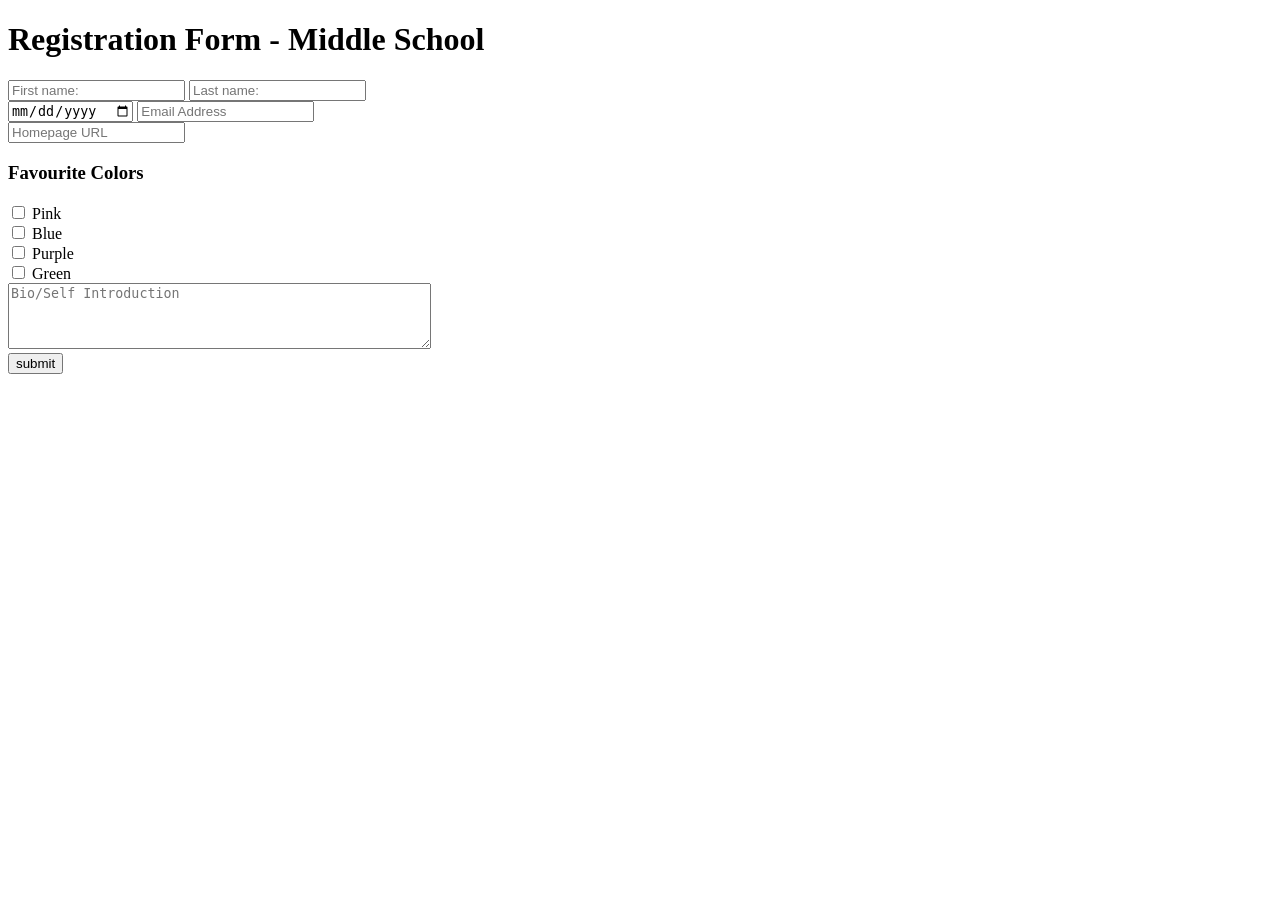
<file: week10/form.html>
<!DOCTYPE html>
<html lang="en">

<head>
    <meta charset="UTF-8">
    <meta name="viewport" content="width=device-width, initial-scale=1.0">
    <title>Regirtration Form</title>
</head>
<style>

</style>

<body>
    <h1>Registration Form - Middle School</h1>
    <input type="text" id="fname" name="fname" placeholder="First name:" required>

    <input type="text" id="lname" name="lname" placeholder="Last name:" required>

    <div class="personal">
        <input type="date" id="dob" name="dob" placeholder="Date of Birth:" required>
        <input type="text" id="email" name="email" placeholder="Email Address">
    </div>

    <input type="text" id="address" name="address" placeholder="Homepage URL">

    <h3>Favourite Colors</h3>
    <input type="checkbox" id="color1" name="color1" value="Pink">
    <label for="color1">Pink</label> <br>
    <input type="checkbox" id="color2" name="color2" value="Blue">
    <label for="color2">Blue</label><br>
    <input type="checkbox" id="color3" name="color3" value="Purple">
    <label for="color3">Purple</label><br>
    <input type="checkbox" id="color4" name="color4" value="Others">
    <label for="color4">Green</label><br>

    <textarea id="bio" name="bio" placeholder="Bio/Self Introduction" rows="4" cols="50"></textarea><br>

    <input type="submit" value="submit">
</body>

</html>
</file>
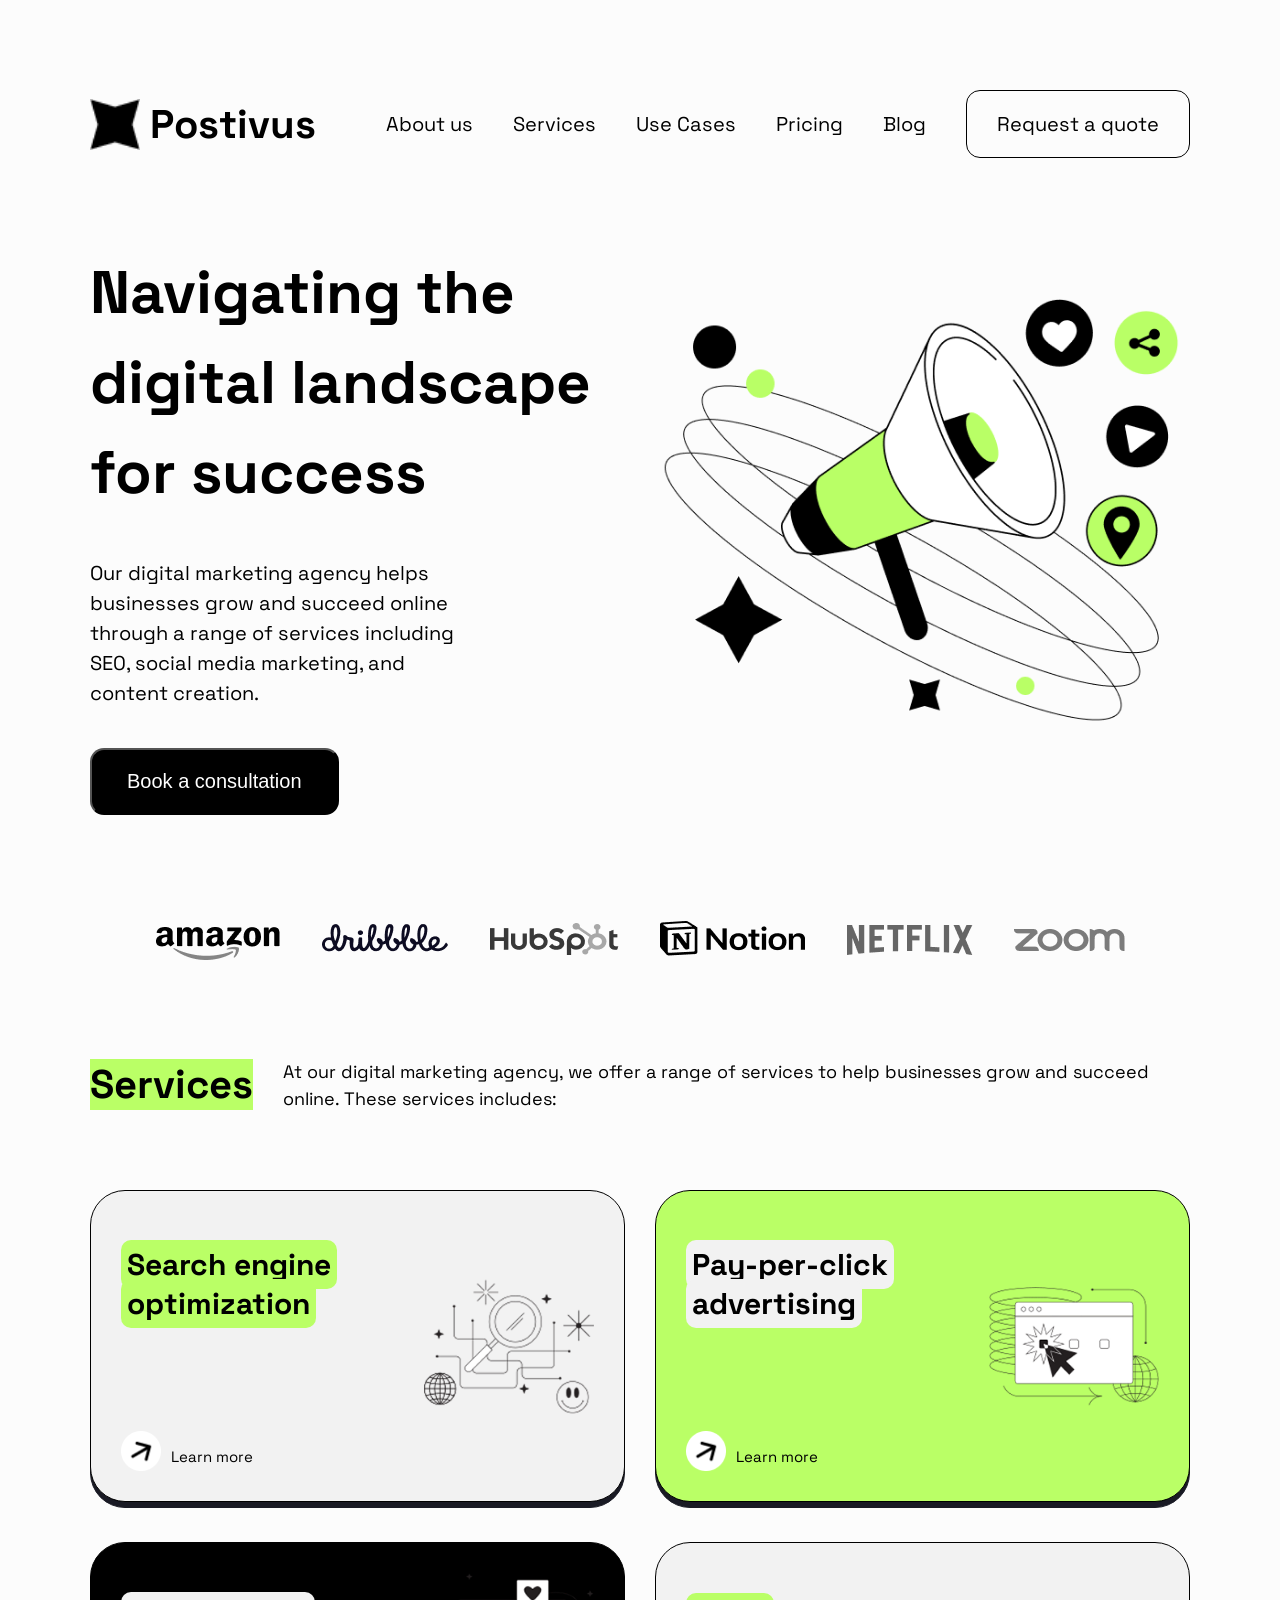
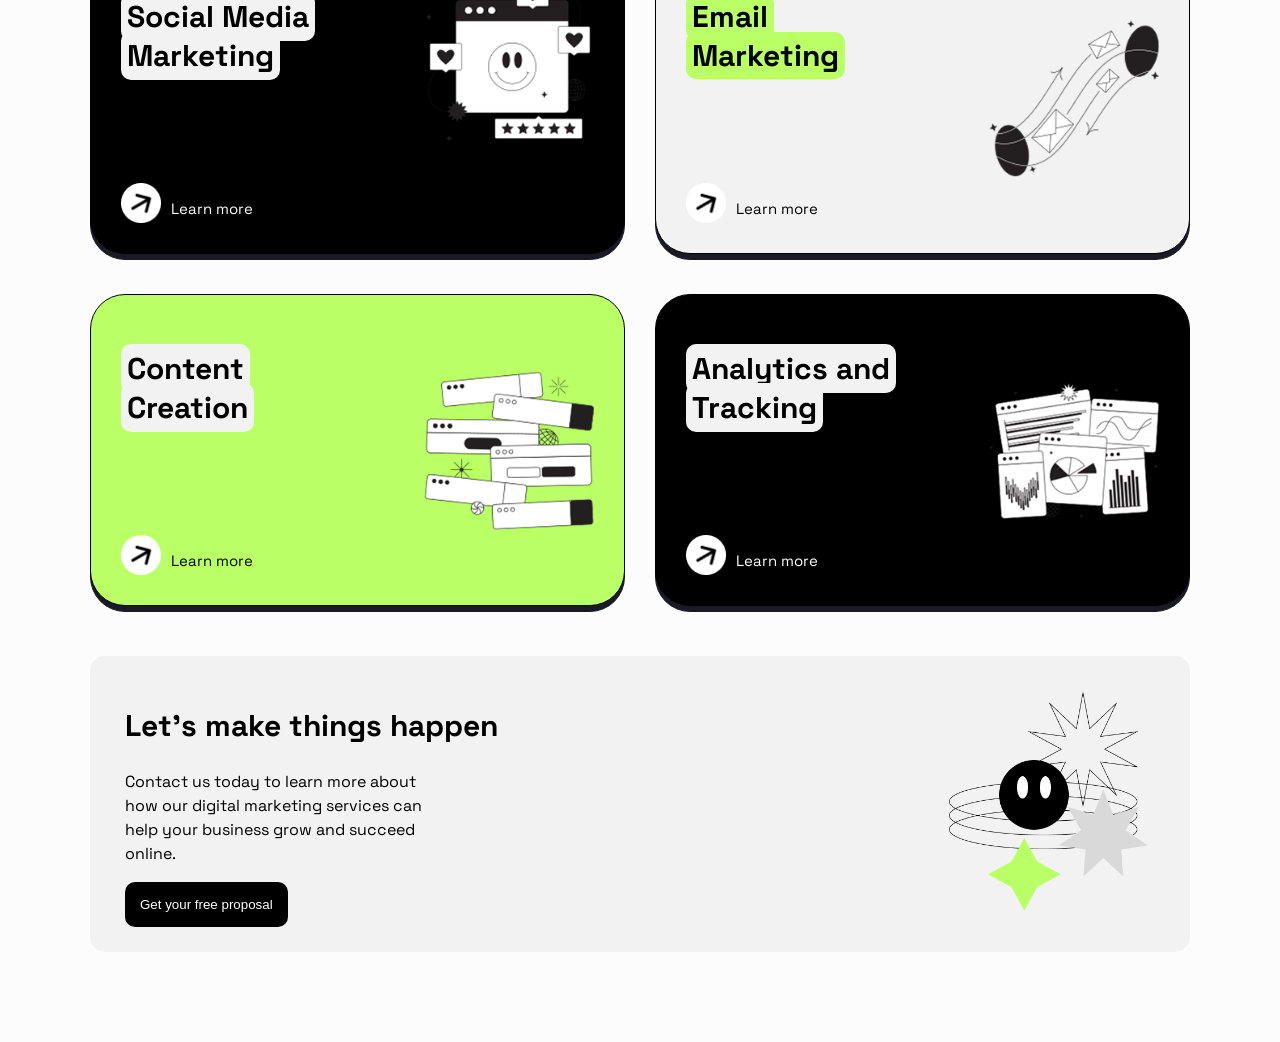
<file: week4/home.html>
<!DOCTYPE html>
<html lang="en">

<head>
    <meta charset="UTF-8">
    <meta name="viewport" content="width=device-width, initial-scale=1.0">
    <title>exe.2 - positivushome.html</title>
    <style>
        @import url('https://fonts.googleapis.com/css2?family=Space+Grotesk:wght@300..700&display=swap');

        body {
            font-family: "Space Grotesk", sans-serif;
            background-color: rgba(252, 252, 252);
            margin: 90px;
        }

        div {
            font-size: 20px;
        }

        div.header {
            display: flex;
            justify-content: space-between;
            align-items: center;
        }

        div.logo {
            display: flex;
            gap: 10px;
            font-size: 40px;
            font-weight: bold;
        }

        div.navigationbar {
            display: flex;
            font-size: 20px;
            align-items: center;
            gap: 40px;
        }

        div.request {
            border: 1px solid black;
            padding: 20px 30px;
            border-radius: 14px;
            gap: 10px;
        }

        div.content {
            display: flex;
            margin-top: 50px;
            align-items: center;
            justify-content: space-between;
        }

        div.title {
            width: 50%
        }

        h1 {
            max-width: 550px;
            font-size: 60px;
            line-height: 1.5;
        }

        p {
            max-width: 450px;
            font-size: 20px;
            line-height: 1.5;
        }

        .speaker {
            width: 50%
        }

        .speakerphone {
            display: none
        }

        button.booking {
            background-color: black;
            color: white;
            border-radius: 14px;
            margin-top: 20px;
            padding: 20px 35px;
            font-size: 20px;
        }

        div.speaker {
            margin-top: 30px;

        }

        div.brands {
            display: flex;
            justify-content: space-around;
            gap: 10px;
            padding: 50px;
            margin-top: 50px;
        }

        .service {
            display: flex;
            align-items: center;
            gap: 30px;
        }

        .title1 {
            background-color: hsla(87, 100%, 70%, 1);
            font-size: 40px;
        }

        p.service {
            font-size: 18px;
            max-width: 50%
        }

        .table1 {
            display: flex;
            gap: 30px;
            margin-top: 40px;
            justify-content: center;
            filter: drop-shadow(0px 6px hsla(234, 17%, 12%, 1));
        }

        div.learn {
            display: flex;
            gap: 10px;
        }

        p.learnmore {
            display: block;
            font-size: 15px;
            margin-bottom: 0;
        }

        div.cardset {
            margin: auto;
        }

        .servicecard {
            background-color: hsla(0, 0%, 95%, 1);
            display: flex;
            border: 1px black solid;
            border-radius: 35px;
            padding: 30px
        }

        .digitalservices {
            width: 45%;
            display: flex;
            flex-direction: column;
            justify-content: space-between;
            width: 380px;
            height: 250px;
        }

        .searchtext {
            background-color: hsla(87, 100%, 70%, 1);
            border-radius: 10px;
            padding: 5px 6px;
            font-size: 30px;
            line-height: 1.3;
        }

        div.magnifier {
            display: flex;
            align-items: center;
            justify-items: center;
            width: 45%;
        }

        .paycard {
            background-color: hsla(87, 100%, 70%, 1);
            display: flex;
            border: 1px black solid;
            border-radius: 35px;
            padding: 30px;
        }

        .paytext {
            background-color: hsla(0, 0%, 95%, 1);
            border-radius: 10px;
            padding: 5px 6px;
            font-size: 30px;
            line-height: 1.3;
        }

        .pay {
            width: 45%;
            display: flex;
            flex-direction: column;
            justify-content: space-between;
            width: 380px;
            height: 250px;
        }

        .cursor {
            display: flex;
            justify-content: center;
            align-items: center;
            width: 45%;
        }

        .table2 {
            display: flex;
            gap: 30px;
            margin-top: 40px;
            justify-content: center;
            filter: drop-shadow(0px 6px hsla(234, 17%, 12%, 1));
        }

        .socialcard {
            background-color: black;
            display: flex;
            border: 1px black solid;
            border-radius: 35px;
            padding: 30px;
            justify-content: space-between;
        }

        .social {
            width: 45%;
            display: flex;
            flex-direction: column;
            justify-content: space-between;
            width: 380px;
            height: 250px;
        }

        .socialtext {
            background-color: hsla(0, 0%, 95%, 1);
            border-radius: 10px;
            padding: 5px 6px;
            font-size: 30px;
            line-height: 1.3;
        }

        .sociallearn {
            color: white;
            font-size: 15px;
            margin-bottom: 0;
        }

        .smilling {
            width: 45%;
            display: flex;
            align-items: center;
            justify-content: center;
        }

        .emailcard {
            background-color: hsla(0, 0%, 95%, 1);
            display: flex;
            border: 1px black solid;
            border-radius: 35px;
            padding: 30px;
        }

        .emailtext {
            background-color: hsla(87, 100%, 70%, 1);
            border-radius: 10px;
            padding: 4px 6px;
            font-size: 30px;
            line-height: 1.3;
        }

        .email {
            width: 45%;
            display: flex;
            flex-direction: column;
            justify-content: space-between;
            width: 380px;
            height: 250px;
        }

        .envolop {
            width: 45%;
            display: flex;
            align-items: center;
            justify-content: center;
        }

        .table3 {
            display: flex;
            gap: 30px;
            margin-top: 40px;
            justify-content: center;
            filter: drop-shadow(0px 6px hsla(234, 17%, 12%, 1));
        }

        .contentscard {
            background-color: hsla(87, 100%, 70%, 1);
            display: flex;
            border: 1px black solid;
            border-radius: 35px;
            padding: 30px
        }

        .contents {
            width: 45%;
            display: flex;
            flex-direction: column;
            justify-content: space-between;
            width: 380px;
            height: 250px;
        }

        .contenttext {
            background-color: hsla(0, 0%, 95%, 1);
            border-radius: 10px;
            padding: 5px 6px;
            font-size: 30px;
            line-height: 1.3;
        }

        .message {
            width: 45%;
            display: flex;
            justify-content: center;
            align-items: center;
        }

        .analyticscard {
            background-color: black;
            display: flex;
            border: 1px black solid;
            border-radius: 35px;
            padding: 30px;
            justify-content: space-between;
        }

        .analytics {
            width: 45%;
            display: flex;
            flex-direction: column;
            justify-content: space-between;
            width: 380px;
            height: 250px;
        }

        .analyticstext {
            background-color: hsla(0, 0%, 95%, 1);
            border-radius: 10px;
            padding: 5px 6px;
            font-size: 30px;
            line-height: 1.3;
        }

        .analyticslearn {
            color: white;
            font-size: 15px;
            margin-bottom: 0;
        }

        .data {
            width: 45%;
            display: flex;
            align-items: center;
            justify-content: center;
        }


        .proposal {
            background-color: hsla(0, 0%, 95%, 1);
            border-radius: 15px;
            margin-top: 50px;
            display: flex;
            align-items: center;
            padding: 25px 35px;
            justify-content: space-between;
        }

        .lets {
            font-size: 30px;
        }

        .info {
            width: 70%
        }

        .contactus {
            font-size: 16px;
            max-width: 45%;
        }

        .face {
            width: 20%;
            align-items: center;
            justify-content: center;

        }

        button.freeproposal {
            background-color: black;
            color: white;
            border-radius: 10px;
            padding: 15px;
            border: none;
        }

        .hamburgermenu {
            display: none;
        }

        /*Mobile screen*/
        @media screen and (max-width:1200px) {
            body {
                margin: 20px;
            }

            div.navigationbar {
                flex-direction: column;
                gap: 10px;
                display: none;
            }

            .hamburgermenu {
                display: block;
            }

            .service {
                flex-direction: column;
                gap: 20px;
                text-align: center;
                justify-content: center;
            }

            div.contract {
                flex-direction: column;
                gap: 20px;
                text-align: center;
                justify-content: center;
                align-items: center;
            }

            p.proposal {
                text-align: center;
                width: 100%;
            }

            .face {
                display: none;
            }

            .brands {
                display: flex;
                flex-wrap: wrap;
            }

            .table1 {
                display: flex;
                flex-wrap: wrap;
            }

            .table2 {
                display: flex;
                flex-wrap: wrap;
            }

            .table3 {
                display: flex;
                flex-wrap: wrap;
            }

            .info {
                display: flex;
                flex-direction: column;
                justify-content: center;
                text-align: center;
                align-items: center;
                width: 100%
            }
        }

        p.service {
            max-width: 100%
        }

        @media screen and (max-width:768px) {

            div.content {
                flex-direction: column;
                text-align: center;
                align-items: center;
                gap: 20px;
            }

            .speaker {
                display: none;
            }

            .speakerphone {
                display: block;
                width: 100%
            }

            div.title {
                width: 100%;
                display: flex;
                flex-direction: column;
                align-items: center;
            }

            .speaker img {
                width: 100%;
                height: auto;
                display: block;

            }

            p.learnmore {
                display: none;
            }

            .analyticslearn {
                display: none;
            }

            .sociallearn {
                display: none;
            }

        }
    </style>
</head>


<body>
    <div>
        <div class="header">
            <div class="logo">
                <img src="images/Icon.png" alt="Postivus Logo" width="50px">Postivus
            </div>
            <div class="navigationbar">
                <div class="about">About us</div>
                <div class="services"> Services</div>
                <div class="cases"> Use Cases</div>
                <div class="price">Pricing</div>
                <div class="blog">Blog</div>

                <div class="request">Request a quote</div>
            </div>
            <div class="hamburgermenu">
                <img src="images/hamburger-menu-4.png" alt="hamburger menu" width="50px">
            </div>
        </div>
    </div>
    <div class="content">
        <div class="title">
            <h1>Navigating the digital landscape for success</h1>
            <div class="speakerphone">
                <img src="images/Illustration.png" alt="illustration" width="100%" height="auto">
            </div>
            <p class="info">Our digital marketing agency helps businesses grow and succeed online through a range of
                services
                including
                SE0,
                social media marketing, and content creation.</p>
            <button class="booking">Book a consultation</button>
        </div>
        <div class="speaker">
            <img src="images/Illustration.png" alt="illustration" width="100%" height="auto">
        </div>
    </div>

    <div class="brands">
        <div> <img src="images/Company logo (1).png" alt="Amazon" width="100%"></div>
        <div> <img src="images/Company logo (2).png " alt="Dribble" width="100%"></div>
        <div><img src="images/Company logo (3).png" alt="Hubspot" width="100%"></div>
        <div><img src="images/Company logo (4).png" alt="Hubspot" width="100%"></div>
        <div> <img src="images/Company logo (5).png" alt="Neflix" width="100%"></div>
        <div> <img src="images/Company logo (6).png " alt="Zoom" width="100%"></div>
    </div>

    <div class="service">
        <h3 class="title1">Services</h3>
        <p class="service">At our digital marketing agency, we offer a range of services to help businesses grow and
            succeed online.
            These services includes:</p>
    </div>

    <div class="cardset">
        <div class="table1">
            <div class="servicecard">
                <div class="digitalservices">
                    <div class="text">
                        <h3>
                            <span class="searchtext">Search engine</span>
                            <span class="searchtext">optimization</span>
                        </h3>
                    </div>
                    <div class="learn">
                        <img src="images/Icon (2).png" alt="share" width="40" height="40">
                        <p class="learnmore">Learn more</p>
                    </div>
                </div>

                <div class=" magnifier">
                    <img src="images/Search.png" alt=" magnifier" width="100%">
                </div>
            </div>

            <div class="paycard">
                <div class="pay">

                    <div class="text">
                        <h3>
                            <span class="paytext">Pay-per-click</span>
                            <span class="paytext">advertising</span>
                        </h3>
                    </div>

                    <div class="learn">
                        <img src="images/Icon (2).png" alt="share" width="40" height="40">
                        <p class="learnmore">Learn more</p>
                    </div>
                </div>

                <div class="cursor">
                    <img src="images/Pay per click.png" alt="cursor" width="100%">
                </div>
            </div>
        </div>

        <div class="table2">
            <div class="socialcard">
                <div class="social">

                    <div class="text">
                        <h3>
                            <span class="socialtext">Social Media</span><br>
                            <span class="socialtext">Marketing</span>
                        </h3>
                    </div>

                    <div class="learn">
                        <img src="images/Icon (2).png" alt="share" width="40" height="40">
                        <p class="sociallearn">Learn more</p>
                    </div>
                </div>
                <div class="smiling">
                    <img src="images/Social media.png" alt="smilling" width="100%">
                </div>
            </div>

            <div class="emailcard">
                <div class="email">

                    <div class="text">
                        <h3>
                            <span class="emailtext">Email</span><br>
                            <span class="emailtext">Marketing</span>
                        </h3>
                    </div>

                    <div class=" learn">
                        <img src="images/Icon (2).png" alt="share" width="40" height="40">
                        <p class="learnmore">Learn more</p>
                    </div>
                </div>
                <div class="envolop">
                    <img src="images/Email.png" alt="envolop" width="100%">
                </div>
            </div>
        </div>

        <div class="table3">
            <div class="contentscard">


                <div class="contents">
                    <div class="text">
                        <h3>
                            <span class="contenttext">Content</span><br>
                            <span class="contenttext">Creation</span>
                        </h3>
                    </div>

                    <div class=" learn">
                        <img src="images/Icon (2).png" alt="share" width="40" height="40">
                        <p class="learnmore">Learn more</p>
                    </div>
                </div>
                <div class="message">
                    <img src="images/Content Creation.png" alt="messages" width="100%">
                </div>
            </div>

            <div class="analyticscard">

                <div class="analytics">
                    <div class="text">
                        <h3>
                            <span class="analyticstext">Analytics and </span>
                            <span class="analyticstext">Tracking</span>
                        </h3>
                    </div>

                    <div class="learn">
                        <img src="images/Icon (2).png" alt="share" width="40" height="40">
                        <p class="analyticslearn">Learn more</p>
                    </div>
                </div>
                <div class="data">
                    <img src="images/Analystics.png" alt="analytics" width="100%">
                </div>
            </div>
        </div>
    </div>

    <div class="proposal">
        <div class="info">
            <h2 class="lets">
                Let's make things happen
            </h2>
            <p class="contactus">Contact us today to learn more about how our digital marketing services can help
                your
                business
                grow
                and
                succeed online.</p>
            <button class="freeproposal">Get your free proposal</button>
        </div>
        <div class="face">
            <img src="images/blackface.png" alt="face" width="200">
        </div>
    </div>


</body>

</html>
</file>
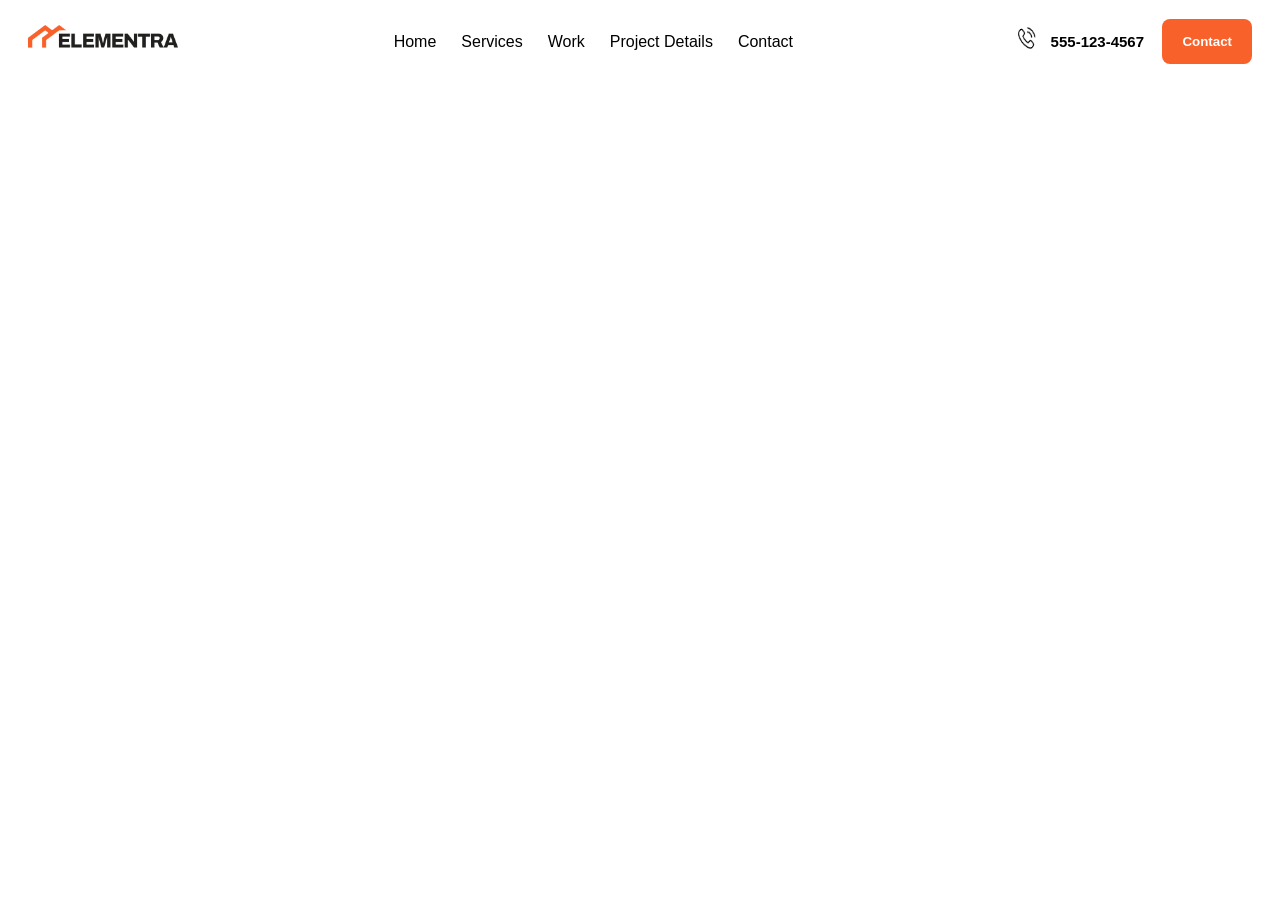
<file: week4/menu.html>
<!DOCTYPE html>
<html lang="en">

<head>
    <meta charset="UTF-8">
    <meta name="viewport" content="width=device-width, initial-scale=1.0">
    <title>exe.1 - responsive menu</title>
    <style>
        body {
            font-family: Arial, Helvetica, sans-serif;
            padding: 10px 20px;
        }

        div.header {
            display: flex;
            justify-content: space-between;
            align-items: center;
            flex-direction: row;
        }

        div.logo {
            align-items: center;
            width: 150px;
        }

        div.p {
            font-weight: bold;
        }

        div.navigationbar {
            display: flex;
            justify-content: center;
            align-items: center;
            gap: 25px;
            font-size: 16px;
        }

        .number {
            display: flex;
            gap: 10px;
            align-items: center;
        }

        .phonecall {
            display: flex;
            gap: 6px
        }

        .phone {
            width: 25%;
        }

        .phoneno {
            font-size: 15px;
            font-weight: bold;
            width: 69%;

        }

        .button {
            display: flex;
        }

        button.contact {
            background-color: rgba(249, 97, 43);
            color: white;
            border: none;
            border-radius: 8px;
            padding: 15px 20px;
            font-weight: bold;
        }

        .menu {
            display: none;
        }



        /*Table*/
        @media screen and (max-width:1200px) {
            div.navigationbar {
                display: none;
            }

            button.contact {
                display: none;
            }

            .menu {
                display: block;
            }

        }

        /*Mobile Screen*/
        @media screen and (max-width:700px) {
            .phonecall {
                display: none;
            }

        }
    </style>
</head>


<body>
    <div class="header">
        <div class="logo">
            <img src="images/Elementra.png" alt="elementra" width="150">
        </div>
        <div class="navigationbar">
            <div class="home">Home</div>
            <div class="service">Services</div>
            <div class="work">Work</div>
            <div class="project">Project Details</div>
            <div class="contact">Contact</div>
        </div>
        <div class="number">
            <div class="phonecall">
                <img src="images/phone call.png" alt="phone call" class="phone" width="40" height="40">
                <p class="phoneno">555-123-4567</p>
            </div>
            <div class="button">
                <div>
                    <button class="contact">Contact</button>
                </div>
                <div class="menu"><img src="images/menu bar.png" alt="menu" width="50" height="50">
                </div>
            </div>
        </div>
    </div>
</body>

</html>
</file>
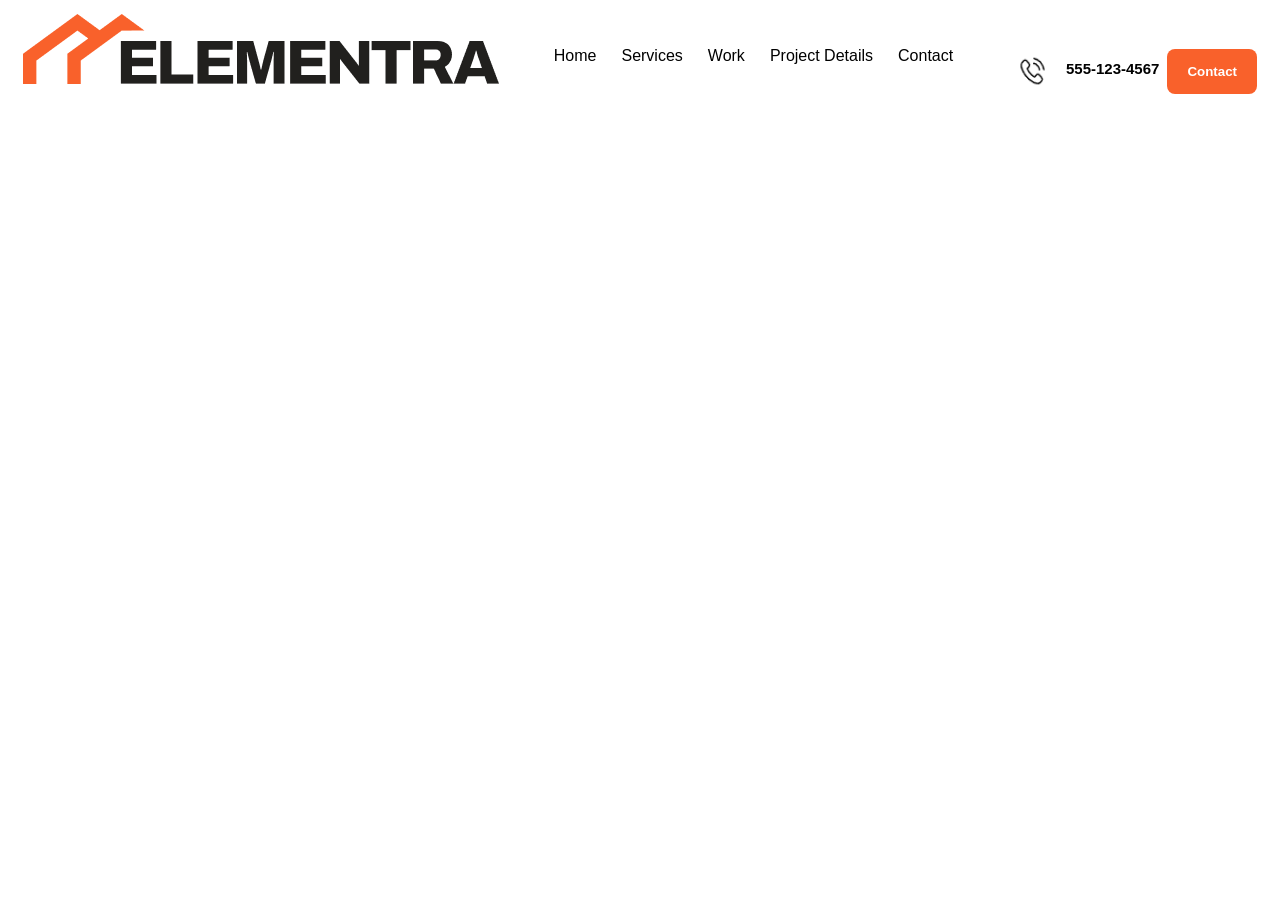
<file: week4/responsivemenu.html>
<!DOCTYPE html>
<html lang="en">

<head>
    <meta charset="UTF-8">
    <meta name="viewport" content="width=device-width, initial-scale=1.0">
    <title>exe.1 - responsive menu</title>
</head>
<style>
    body {
        font-family: Arial, Helvetica, sans-serif;
        padding: 2px 15px;
    }

    div.header {
        display: flex;
        justify-content: space-between;
        align-items: center;
    }

    div.logo {
        align-items: center;
    }

    div.navigationbar {
        display: flex;
        gap: 25px;
        font-size: 16px;
        margin-top: -10px;
    }

    h6 {
        margin-top: 50px;
        font-size: 15px;
    }

    div.number {
        align-items: center;
        display: flex;
        gap: 8px;
    }

    button.contact {
        margin-top: 22px;
        background-color: rgba(249, 97, 43);
        color: white;
        border: none;
        border-radius: 8px;
        padding: 15px 20px;
        font-weight: bold;
    }

    .menu {
        display: none;
    }

    .phone {
        margin-top: 20px;
    }

    .logo img {
        width: 100%;
        height: auto;
    }


    /*Table*/
    @media screen and (max-width:1200px) {
        div.navigationbar {
            display: none;
        }

        button.contact {
            display: none;
        }

        .menu {
            display: block;
        }

        .logo {
            width: 40%
        }
    }

    /*Mobile Screen*/
    @media screen and (max-width:500px) {
        div.number {
            display: none;
        }

        .logo {
            width: 40%
        }
    }
</style>

<body>
    <div class="header">
        <div class="logo">
            <img src="images/Elementra.png" alt="elementra" width="150px">
        </div>
        <div class="navigationbar">
            <div class="home">Home</div>
            <div class="service">Services</div>
            <div class="work">Work</div>
            <div class="project">Project Details</div>
            <div class="contact">Contact</div>
        </div>
        <div class="number">
            <img src="images/phone call.png" alt="phone call" class="phone" width="50" height="50">
            <h6>555-123-4567</h6>
            <div><button class="contact">Contact</button></div>
        </div>
        <img src="images/menu bar.png" alt="menu" class="menu" width="45" height="45">
    </div>
</body>

</html>
</file>
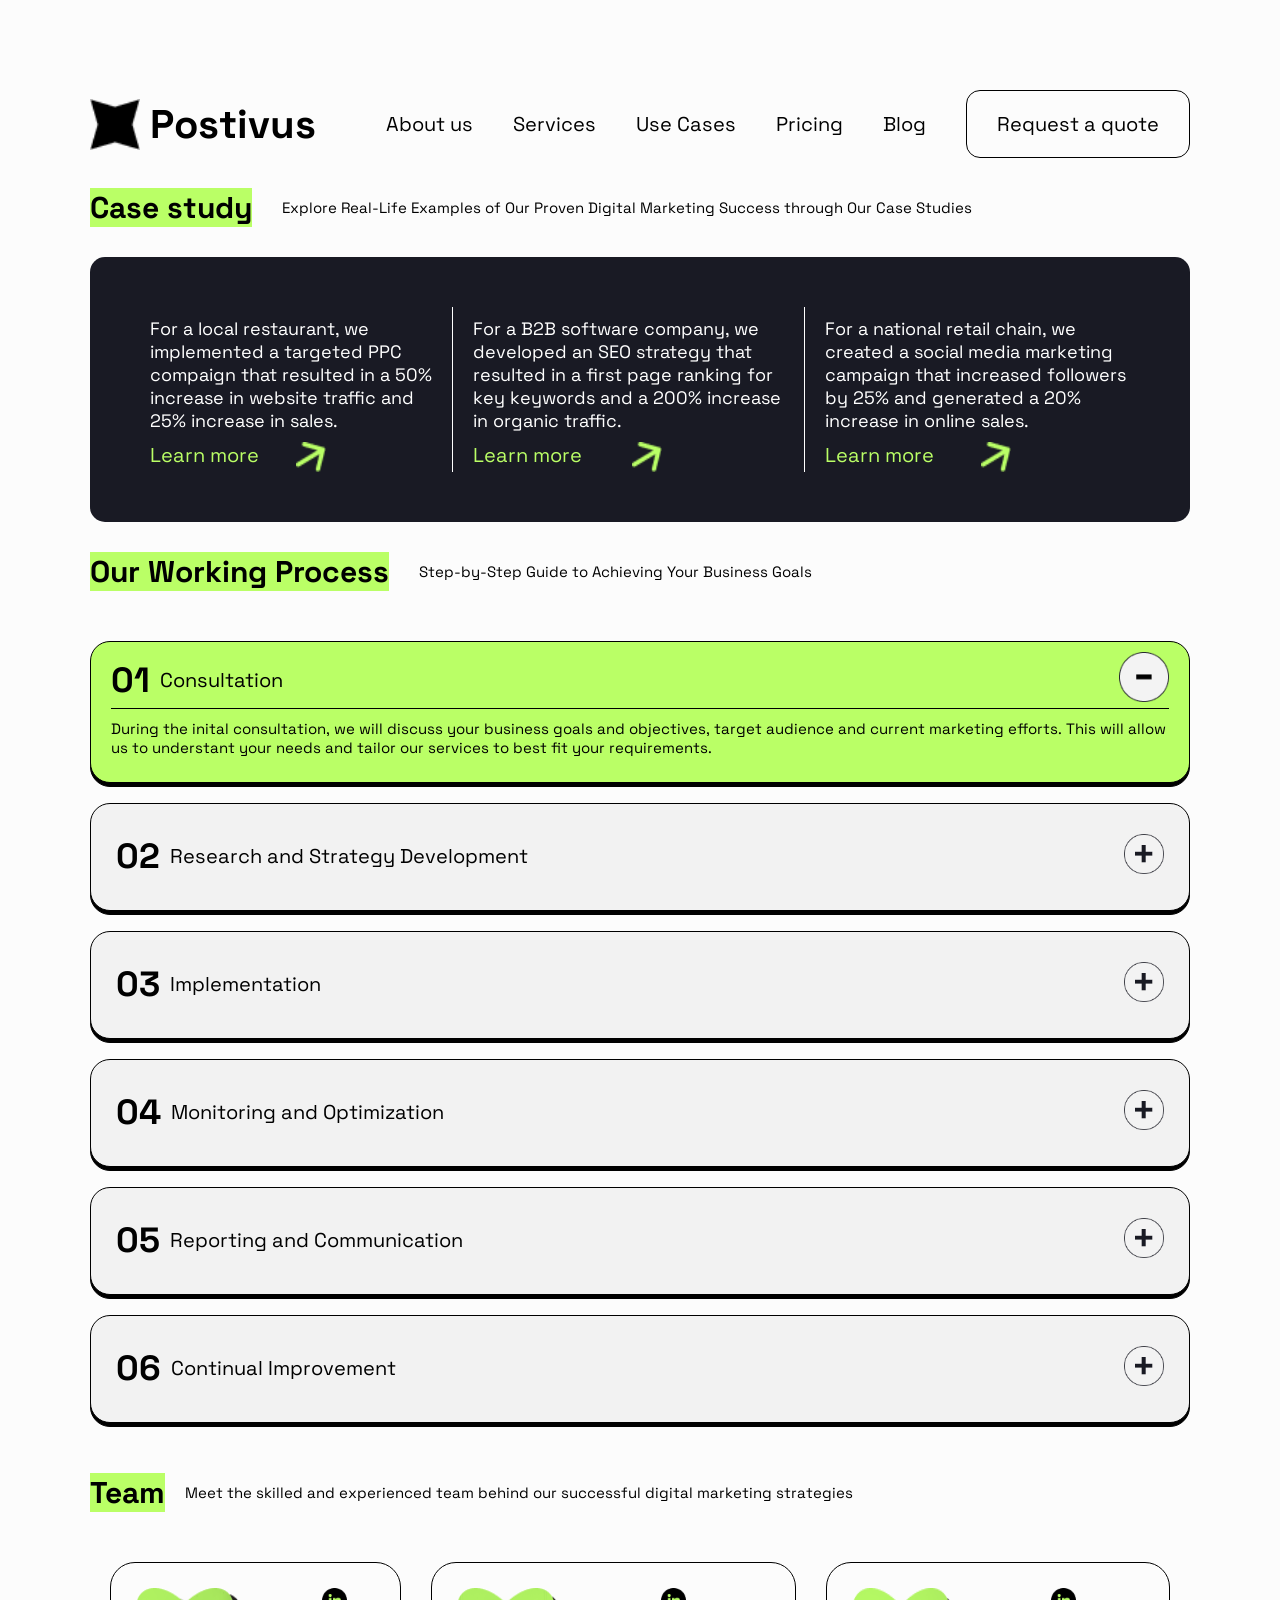
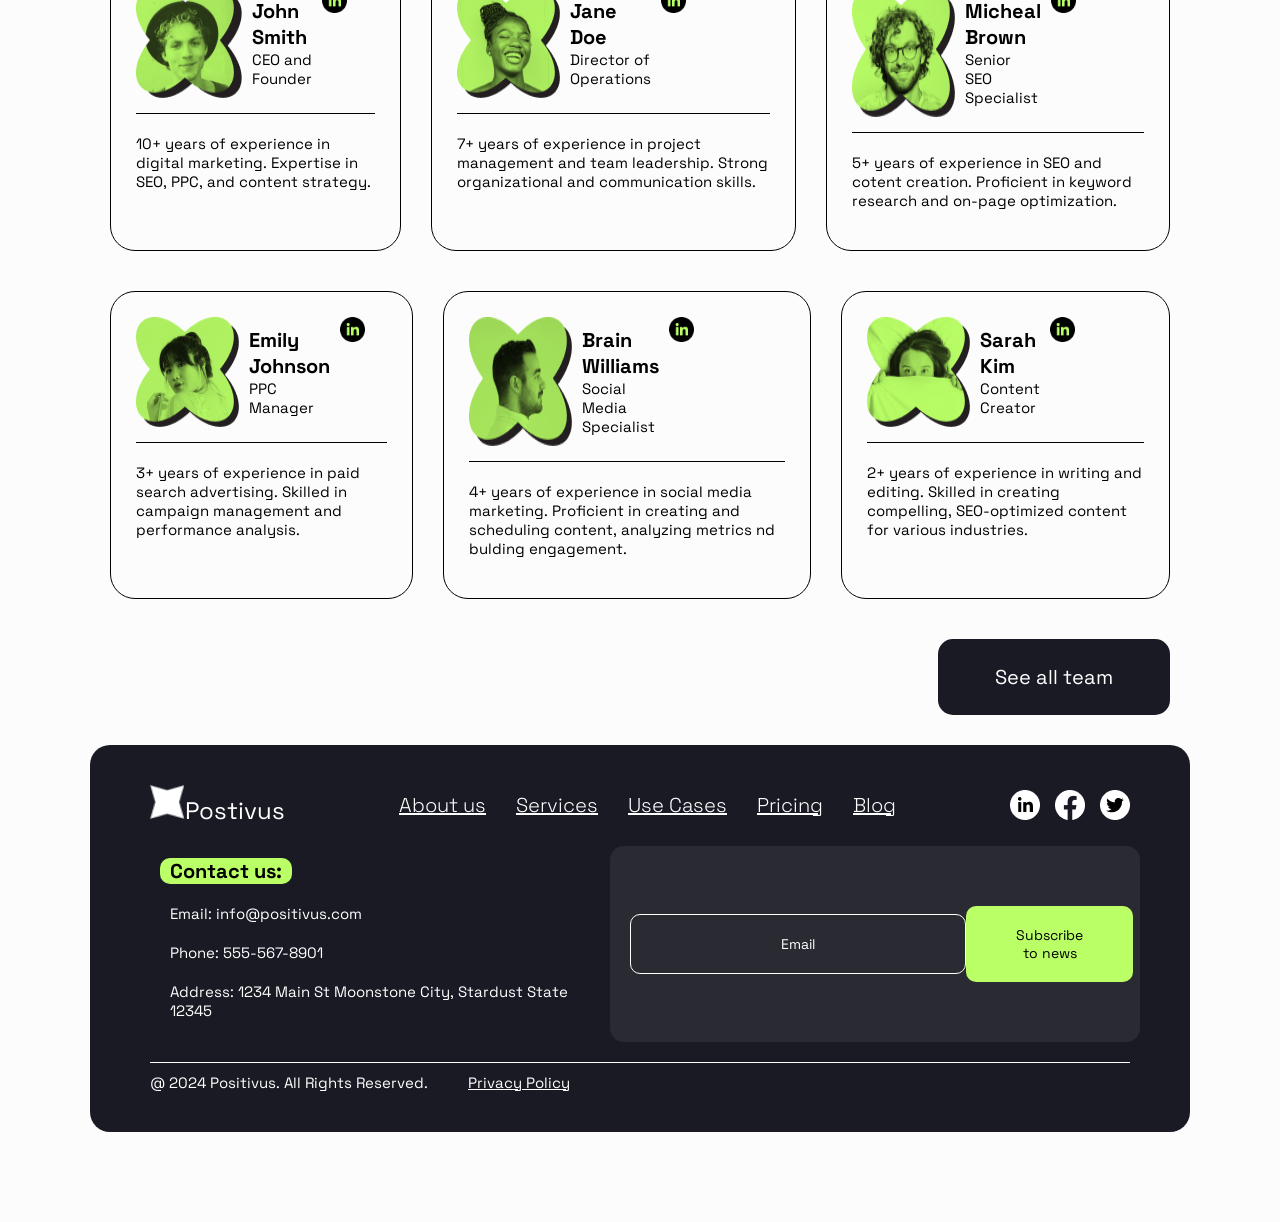
<file: week7/casestudy.html>
<!DOCTYPE html>
<html lang="en">

<head>
    <meta charset="UTF-8">
    <meta name="viewport" content="width=device-width, initial-scale=1.0">
    <title>exe.2 - positivushome.html</title>
    <link rel="stylesheet" href="css/common.css">
    <link rel="stylesheet" href="css/casestudy.css">
</head>


<body>
    <div>
        <div class="header">
            <div class="logo">
                <img src="images/Icon.png" alt="Postivus Logo" width="50px">Postivus
            </div>
            <div class="navigationbar">
                <div class="about">About us</div>
                <div class="services"> Services</div>
                <div class="cases"> Use Cases</div>
                <div class="price">Pricing</div>
                <div class="blog">Blog</div>

                <div class="request">Request a quote</div>
            </div>
            <div class="hamburgermenu">
                <img src="images/hamburger-menu-4.png" alt="hamburger menu" width="50px">
            </div>
        </div>
    </div>
    <div class="casestudy">
        <h3 class="subtitle">
            Case study
        </h3>
        <p class="subtext">Explore Real-Life Examples of Our Proven Digital Marketing Success through Our Case Studies
        </p>
    </div>

    <div class="tablecase">
        <div class="local">
            <p>For a local restaurant, we implemented a targeted PPC compaign that resulted in a 50% increase in website
                traffic and 25% increase in sales.</p>

            <div class="learnmorecase">
                <div class="casestudylearn">Learn more</div>
                <img src="images/greenarrow.png" alt="green arrow" width="30" height="30">
            </div>
        </div>

        <div class="software">
            <p>For a B2B software company, we developed an SEO strategy that resulted in a first page ranking for key
                keywords and a 200% increase in organic traffic.</p>
            <div class="learnmorecase">
                <div class="casestudylearn">Learn more</div>
                <img src="images/greenarrow.png" alt="green arrow" width="30" height="30">
            </div>
        </div>

        <div class="retail">
            <p>For a national retail chain, we created a social media marketing campaign that increased followers by 25%
                and generated a 20% increase in online sales.</p>
            <div class="learnmorecase">
                <div class="casestudylearn">Learn more</div>
                <img src="images/greenarrow.png" alt="green arrow" width="30" height="30">
            </div>
        </div>
    </div>

    <div class="working">
        <h3 class="subtitle">Our Working Process</h3>
        <p class="subtext">Step-by-Step Guide to Achieving Your Business Goals</p>
    </div>

    <div class="cardprocess">
        <div class="processdetail">
            <div class="consultation">
                <div class="processheader">
                    <div class="number">01</div>
                    <div class="numbertitle">Consultation</div>
                </div>
                <div class="minus">
                    <img src="images/minus icon.png" alt="minus icon" width="50px" height="50px">
                </div>
            </div>

            <div class="text">
                <p>During the inital consultation, we will discuss your business goals and objectives, target
                    audience
                    and
                    current marketing efforts. This will allow us to understant your needs and tailor our services
                    to
                    best
                    fit
                    your requirements.</p>
            </div>
        </div>


        <div class="process">
            <div class="research">
                <div class="processheader">
                    <div class="number">02</div>
                    <div class="numbertitle">Research and Strategy Development</div>
                </div>
            </div>
            <div class="plus">
                <img src="images/plus icon.png" alt="plus icon" width="40px" height="40px">
            </div>
        </div>

        <div class="process">
            <div class="implementation">
                <div class="processheader">
                    <div class="number">03</div>
                    <div class="numbertitle">Implementation</div>
                </div>
            </div>
            <div class="plus">
                <img src="images/plus icon.png" alt="plus icon" width="40px" height="40px">
            </div>
        </div>


        <div class="process">
            <div class="monitoring">
                <div class="processheader">
                    <div class="number">04</div>
                    <div class="numbertitle">Monitoring and Optimization</div>
                </div>
            </div>
            <div class="plus">
                <img src="images/plus icon.png" alt="plus icon" width="40px" height="40px">
            </div>
        </div>


        <div class="process">
            <div class="report">
                <div class="processheader">
                    <div class="number">05</div>
                    <div class="numbertitle">Reporting and Communication</div>
                </div>
            </div>
            <div class="plus">
                <img src="images/plus icon.png" alt="plus icon" width="40px" height="40px">
            </div>
        </div>


        <div class="process">
            <div class="continual">
                <div class="processheader">
                    <div class="number">06</div>

                    <div class="numbertitle">Continual Improvement</div>
                </div>
            </div>
            <div class="plus">
                <img src="images/plus icon.png" alt="plus icon" width="40px" height="40px">
            </div>
        </div>
    </div>

    <div class="team">
        <h3 class="subtitle">Team</h3>
        <p class="subtext">Meet the skilled and experienced team behind our successful digital marketing strategies
        </p>
    </div>


    <div class="teammembers">
        <div class="profilehead">
            <div class="profile">
                <img src="images/john.png" alt="john smith" width="100%">

                <div class="info">
                    <div class="name">John Smith
                    </div>
                    <div class="position">CEO and Founder
                    </div>
                </div>

                <div class="linkin">
                    <img src="images/in.png" alt="linkin" width="25px" height="25px">
                </div>
            </div>
            <div class="detail">
                <p>10+ years of experience in digital marketing. Expertise in SEO, PPC, and content strategy.</p>
            </div>
        </div>


        <div class="profilehead">
            <div class="profile">
                <img src="images/jane.png" alt="Jane Doe" width="100%">

                <div class="info">
                    <div class="name">
                        Jane Doe
                    </div>
                    <div class="position">
                        Director of Operations
                    </div>
                </div>

                <div class="linkin">
                    <img src="images/in.png" alt="linkin" width="25px" height="25px">
                </div>
            </div>
            <div class="detail">
                <p> 7+ years of experience in project management and team leadership. Strong organizational and
                    communication skills.
                </p>
            </div>
        </div>


        <div class="profilehead">
            <div class="profile">
                <img src="images/micheal.png" alt="Micheal Brown" width="100%">

                <div class="info">
                    <div class="name">
                        Micheal Brown
                    </div>
                    <div class="position">
                        Senior SEO Specialist
                    </div>
                </div>
                <div class="linkin">
                    <img src="images/in.png" alt="linkin" width="25px" height="25px">
                </div>
            </div>
            <div class="detail">
                <p>5+ years of experience in SEO and cotent creation. Proficient in keyword research and on-page
                    optimization. </p>
            </div>
        </div>
    </div>

    <div class="teammembers">
        <div class="profilehead">
            <div class="profile">
                <img src="images/emily.png" alt="Emily Johnson" width="100%">

                <div class="info">
                    <div class="name">
                        Emily Johnson
                    </div>
                    <div class="position">
                        PPC Manager
                    </div>
                </div>

                <div class="linkin">
                    <img src="images/in.png" alt="linkin" width="25px" height="25px">
                </div>
            </div>
            <div class="detail">
                <p>3+ years of experience in paid search advertising. Skilled in campaign management and
                    performance
                    analysis.
                </p>
            </div>
        </div>

        <div class="profilehead">
            <div class="profile">
                <img src="images/brian.png" alt="Brain Williams" width="100%">

                <div class="info">
                    <div class="name">
                        Brain Williams
                    </div>
                    <div class="position">
                        Social Media Specialist
                    </div>
                </div>
                <div class="linkin">
                    <img src="images/in.png" alt="linkin" width="25px" height="25px">
                </div>
            </div>
            <div class="detail">
                <p>4+ years of experience in social media marketing. Proficient in creating and scheduling content,
                    analyzing metrics nd bulding engagement. </p>
            </div>
        </div>

        <div class="profilehead">
            <div class="profile">
                <img src="images/sarah.png" alt="Sarah Kim" width="100%">

                <div class="info">
                    <div class="name">
                        Sarah Kim
                    </div>
                    <div class="position">
                        Content Creator
                    </div>
                </div>
                <div class="linkin">
                    <img src="images/in.png" alt="linkin" width="25px" height="25px">
                </div>
            </div>
            <div class="detail">
                <p>2+ years of experience in writing and editing. Skilled in creating compelling, SEO-optimized
                    content
                    for
                    various industries. </p>
            </div>
        </div>
    </div>

    <div class="seeall">
        <p>See all team</p>
    </div>

    <div class="footer">
        <div class="footerhead">
            <div class="footerlogo">
                <img src="images/white pos.png" alt="Postivus Logo" width="35px">Postivus
            </div>
            <div class="footernavigation">
                <div class="about">About us</div>
                <div class="service">Services</div>
                <div class="uses">Use Cases</div>
                <div class="price">Pricing</div>
                <div class="blog">Blog</div>
            </div>
            <div class="sociallink">
                <img src="images/white in icon.png" alt="linkedin" width="30px" height="30px">
                <img src="images/facebook.png" alt="facebook" width="30px" height="30px">
                <img src="images/twitter.png" alt="twitter" width="30px" height="30px">
            </div>
        </div>

        <div class="footermiddle">
            <div class="contactinfo">
                <div class="contacttitle">Contact us:</div>
                <div class="info">Email: info@positivus.com</div>
                <div class="info">Phone: 555-567-8901</div>
                <div class="info">Address: 1234 Main St Moonstone City, Stardust State 12345</div>
            </div>

            <div class="subscribe">
                <div class="enter">Email</div>
                <div class="news">Subscribe to news</div>
            </div>
        </div>

        <div class="disclaimer">
            <div class="reserved">@ 2024 Positivus. All Rights Reserved.</div>
            <div class="privacy">Privacy Policy</div>
        </div>
    </div>

</body>

</html>
</file>
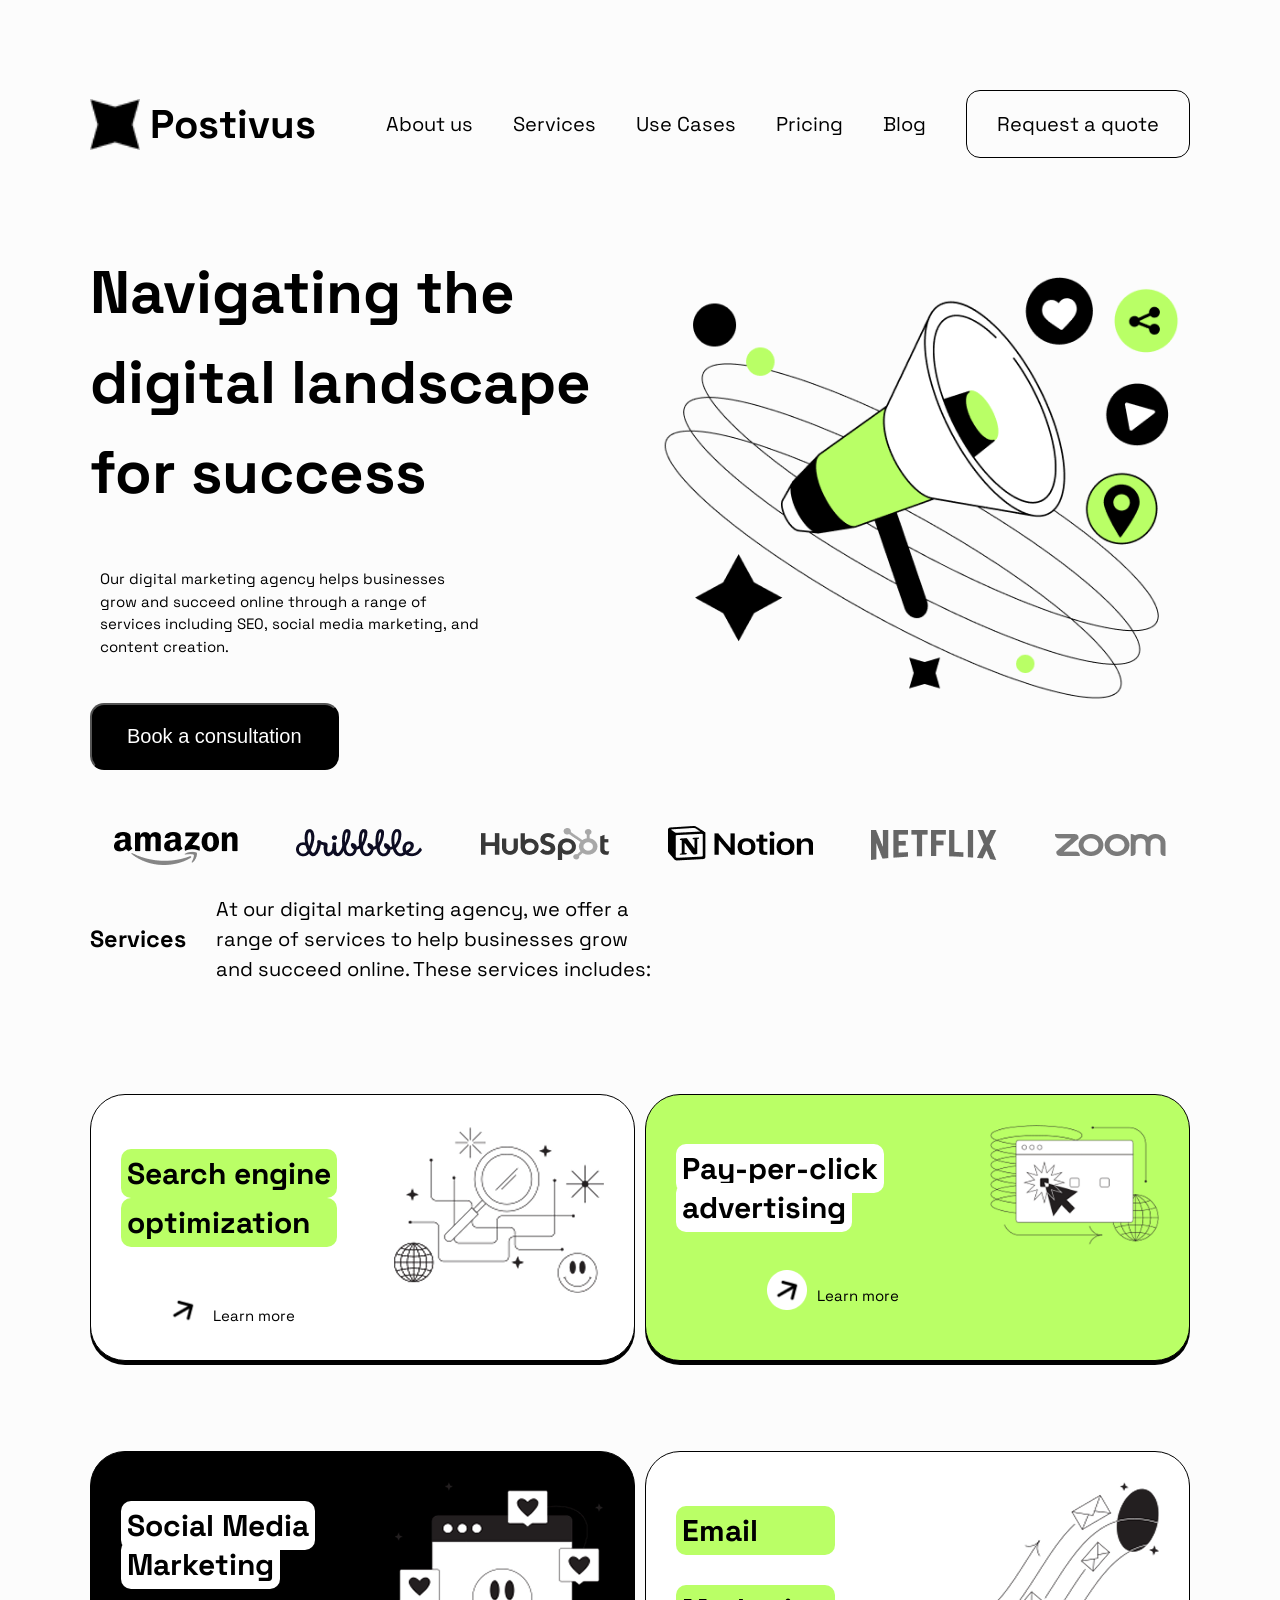
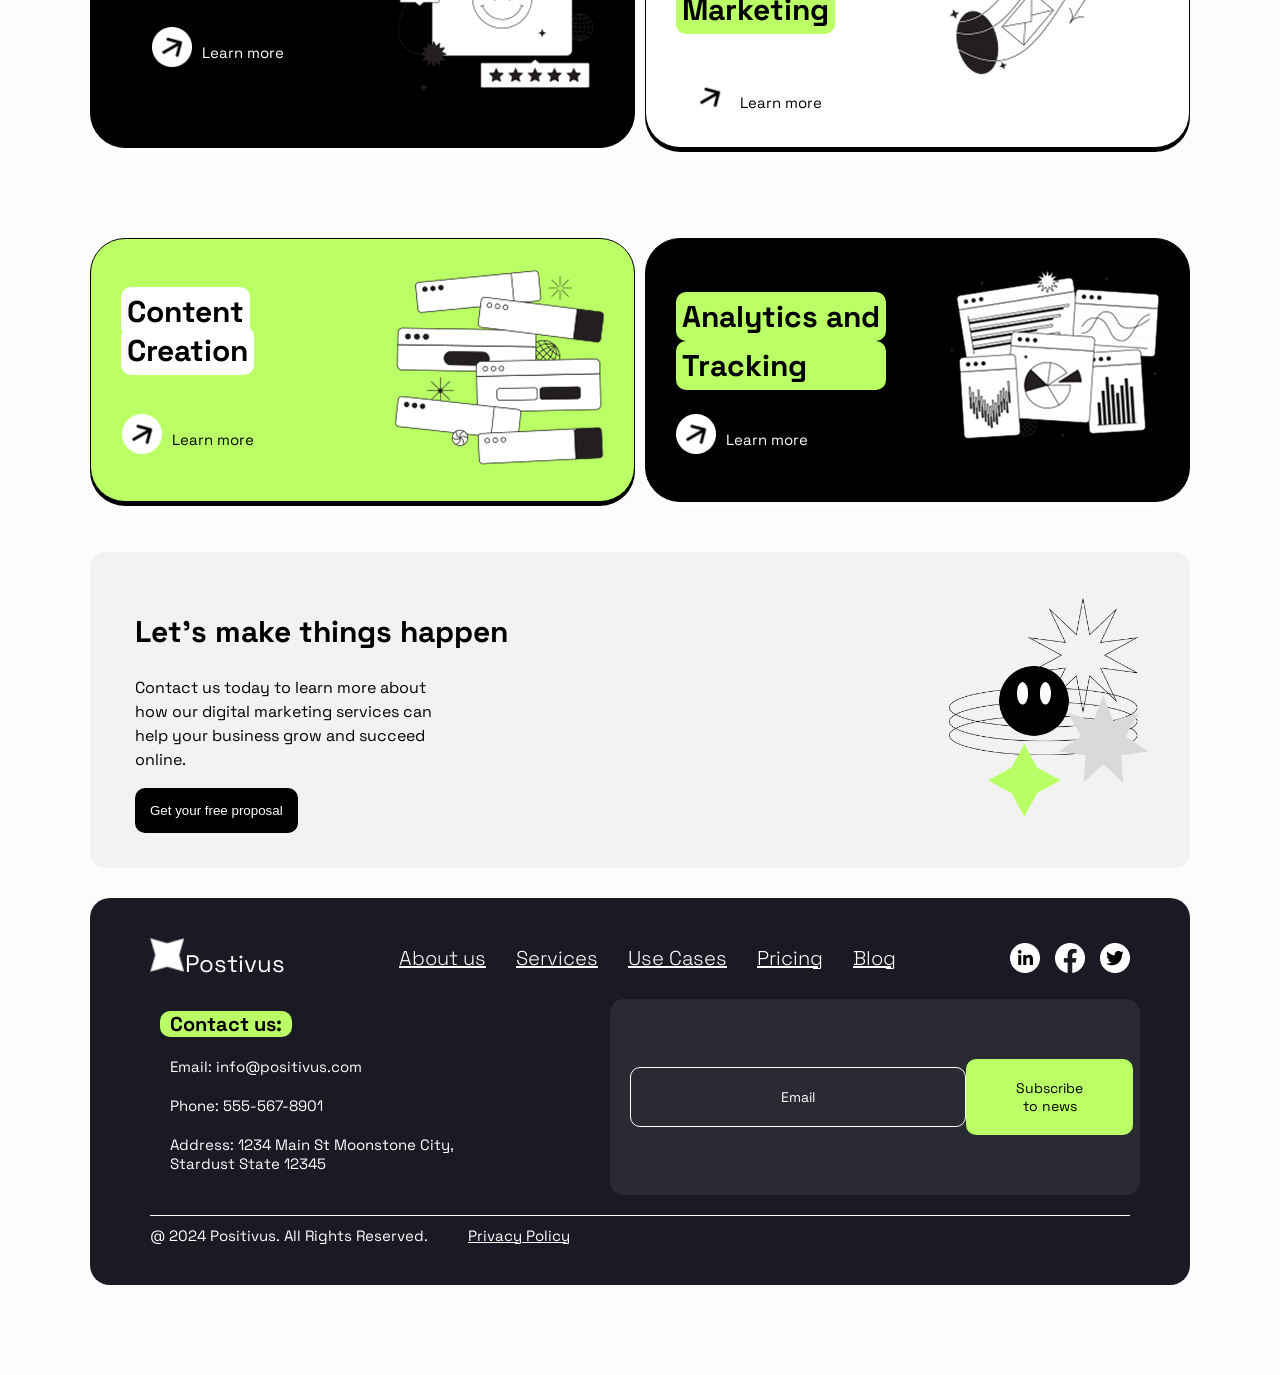
<file: week7/home.html>
<!DOCTYPE html>
<html lang="en">

<head>
    <meta charset="UTF-8">
    <meta name="viewport" content="width=device-width, initial-scale=1.0">
    <title>exe.2 - positivushome.html</title>
    <link rel="stylesheet" href="css/common.css">
    <link rel="stylesheet" href="css/home.css">
</head>


<body>
    <div>
        <div class="header">
            <div class="logo">
                <img src="images/Icon.png" alt="Postivus Logo" width="50px">Postivus
            </div>
            <div class="navigationbar">
                <div class="about">About us</div>
                <div class="services"> Services</div>
                <div class="cases"> Use Cases</div>
                <div class="price">Pricing</div>
                <div class="blog">Blog</div>

                <div class="request">Request a quote</div>
            </div>
            <div class="hamburgermenu">
                <img src="images/hamburger-menu-4.png" alt="hamburger menu" width="50px">
            </div>
        </div>
    </div>
    <div class="content">
        <div class="title">
            <h1>Navigating the digital landscape for success</h1>
            <div class="speakerphone">
                <img src="images/Illustration.png" alt="illustration" width="100%" height="auto">
            </div>
            <p class="info">Our digital marketing agency helps businesses grow and succeed online through a range of
                services
                including
                SE0,
                social media marketing, and content creation.</p>
            <button class="booking">Book a consultation</button>
        </div>
        <div class="speaker">
            <img src="images/Illustration.png" alt="illustration" width="100%" height="auto">
        </div>
    </div>

    <div class="brands">
        <div> <img src="images/Company logo (1).png" alt="Amazon" width="100%"></div>
        <div> <img src="images/Company logo (2).png " alt="Dribble" width="100%"></div>
        <div><img src="images/Company logo (3).png" alt="Hubspot" width="100%"></div>
        <div><img src="images/Company logo (4).png" alt="Hubspot" width="100%"></div>
        <div> <img src="images/Company logo (5).png" alt="Neflix" width="100%"></div>
        <div> <img src="images/Company logo (6).png " alt="Zoom" width="100%"></div>
    </div>

    <div class="service">
        <h3 class="subtitle">Services</h3>
        <p class="subtext">At our digital marketing agency, we offer a range of services to help businesses grow and
            succeed online.
            These services includes:</p>
    </div>

    <div class="cardrow">
        <div class="cardwhite">
            <div class="card">
                <h3>
                    <span class="greentext">Search engine</span>
                    <span class="greentext">optimization</span>
                </h3>

                <div class="learn">
                    <img src="images/Icon (2).png" alt="share" width="40" height="40">
                    <p class="learnmore">Learn more</p>
                </div>
            </div>

            <div class=" magnifier">
                <img src="images/Search.png" alt=" magnifier" width="100%">
            </div>
        </div>



        <div class="cardgreen">
            <div class="card">
                <h3>
                    <span class="whitetext">Pay-per-click</span>
                    <span class="whitetext">advertising</span>
                </h3>

                <div class="learn">
                    <img src="images/Icon (2).png" alt="share" width="40" height="40">
                    <p class="learnmore">Learn more</p>
                </div>
            </div>

            <div class="cursor">
                <img src="images/Pay per click.png" alt="cursor" width="100%">
            </div>
        </div>
    </div>

    <div class="cardrow">
        <div class="cardblack">
            <div class="card">
                <h3>
                    <span class="whitetext">Social Media</span><br>
                    <span class="whitetext">Marketing</span>
                </h3>

                <div class="learn">
                    <img src="images/Icon (2).png" alt="share" width="40" height="40">
                    <p class="learnmore">Learn more</p>
                </div>
            </div>

            <div class="smiling">
                <img src="images/Social media.png" alt="smilling" width="100%">
            </div>
        </div>


        <div class="cardwhite">
            <div class="card">
                <h3>
                    <span class="greentext">Email</span><br>
                    <span class="greentext">Marketing</span>
                </h3>


                <div class=" learn">
                    <img src="images/Icon (2).png" alt="share" width="40" height="40">
                    <p class="learnmore">Learn more</p>
                </div>
            </div>

            <div class="envolop">
                <img src="images/Email.png" alt="envolop" width="100%">
            </div>
        </div>
    </div>

    <div class="cardrow">
        <div class="cardgreen">
            <div class="card">
                <h3>
                    <span class="whitetext">Content</span><br>
                    <span class="whitetext">Creation</span>
                </h3>

                <div class=" learn">
                    <img src="images/Icon (2).png" alt="share" width="40" height="40">
                    <p class="learnmore">Learn more</p>
                </div>

            </div>
            <div class="message">
                <img src="images/Content Creation.png" alt="messages" width="100%">
            </div>
        </div>

        <div class="cardblack">
            <div class="analytics">
                <h3>
                    <span class="greentext">Analytics and </span>
                    <span class="greentext">Tracking</span>
                </h3>

                <div class="learn">
                    <img src="images/Icon (2).png" alt="share" width="40" height="40">
                    <p class="learnmore">Learn more</p>
                </div>
            </div>

            <div class="data">
                <img src="images/Analystics.png" alt="analytics" width="100%">
            </div>
        </div>
    </div>

    <div class="proposal">
        <div class="info">
            <h2 class="lets">
                Let's make things happen
            </h2>
            <p class="contactus">Contact us today to learn more about how our digital marketing services can help
                your
                business
                grow
                and
                succeed online.</p>
            <button class="freeproposal">Get your free proposal</button>
        </div>
        <div class="face">
            <img src="images/blackface.png" alt="face" width="200">
        </div>
    </div>
    <div class="footer">
        <div class="footerhead">
            <div class="footerlogo">
                <img src="images/white pos.png" alt="Postivus Logo" width="35px">Postivus
            </div>
            <div class="footernavigation">
                <div class="about">About us</div>
                <div class="service">Services</div>
                <div class="uses">Use Cases</div>
                <div class="price">Pricing</div>
                <div class="blog">Blog</div>
            </div>
            <div class="sociallink">
                <img src="images/white in icon.png" alt="linkedin" width="30px" height="30px">
                <img src="images/facebook.png" alt="facebook" width="30px" height="30px">
                <img src="images/twitter.png" alt="twitter" width="30px" height="30px">
            </div>
        </div>

        <div class="footermiddle">
            <div class="contactinfo">
                <div class="contacttitle">Contact us:</div>
                <div class="info">Email: info@positivus.com</div>
                <div class="info">Phone: 555-567-8901</div>
                <div class="info">Address: 1234 Main St Moonstone City, Stardust State 12345</div>
            </div>

            <div class="subscribe">
                <div class="enter">Email</div>
                <div class="news">Subscribe to news</div>
            </div>
        </div>

        <div class="disclaimer">
            <div class="reserved">@ 2024 Positivus. All Rights Reserved.</div>
            <div class="privacy">Privacy Policy</div>
        </div>
    </div>
</file>
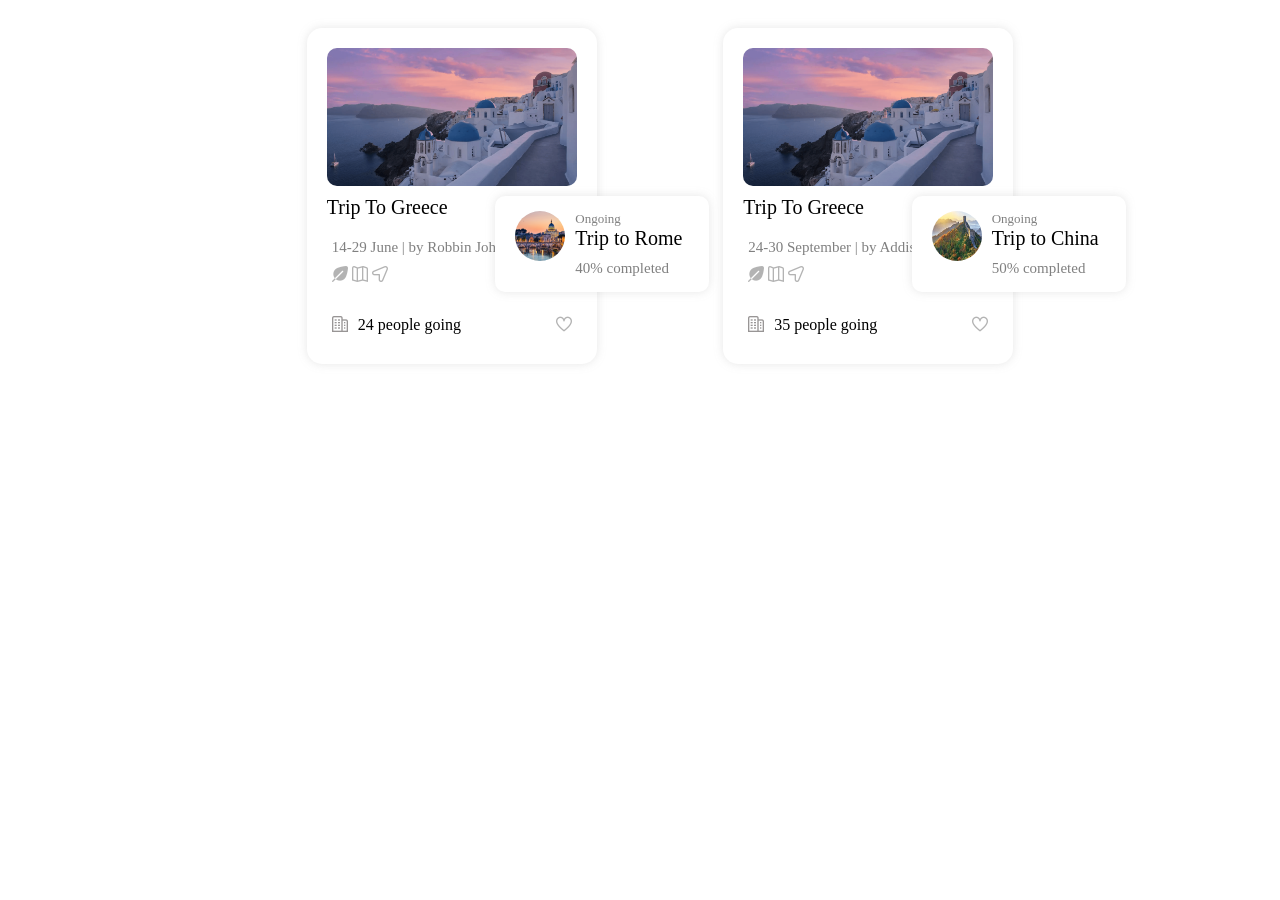
<file: week9/relative-travel.html>
<!DOCTYPE html>
<html lang="en">

<head>
    <meta charset="UTF-8">
    <meta name="viewport" content="width=device-width, initial-scale=1.0">
    <title>relative-travel</title>
    <link rel="stylesheet" href="css/relative-travel.css">
</head>

<body>
    <div class="cardlist">
        <div class="card">
            <div class="cardcontainer">
                <div class="img">
                    <img src="images/triptogreece.png" alt="Trip To Greece">
                </div>
                <div class="title">Trip To Greece</div>
                <div class="info">
                    <div class="detail">
                        14-29 June | by Robbin Johnson
                    </div>
                    <div class="icon">
                        <img src="images/leaf.png" alt="Leaf">
                        <img src="images/map.png" alt="Map">
                        <img src="images/location-arrow.png" alt="Location-arrow">
                    </div>
                </div>
                <div class="people">
                    <div class="going">
                        <img src="images/building.png">
                        <div class="peoplegoing"> 24 people going</div>
                    </div>
                    <div class="likes">
                        <img src="images/heart.png" alt="Heart">
                    </div>
                </div>
            </div>

            <div class="ongoing">
                <div class="profile">
                    <img src="images/triptorome.png" alt="Trip to Rome">
                </div>
                <div class="detail">
                    <div class="detailinfo">
                        <div class="subtitle">Ongoing</div>
                        <div class="title">Trip to Rome</div>
                    </div>

                    <div class="percentage">40% completed</div>
                </div>
            </div>
        </div>

        <div class="card">
            <div class="cardcontainer">
                <div class="img">
                    <img src="images/triptogreece.png" alt="Trip To Greece">
                </div>
                <div class="title">Trip To Greece</div>
                <div class="info">
                    <div class="detail">
                        24-30 September | by Addison Baker
                    </div>
                    <div class="icon">
                        <img src="images/leaf.png" alt="Leaf">
                        <img src="images/map.png" alt="Map">
                        <img src="images/location-arrow.png" alt="Location-arrow">
                    </div>
                </div>
                <div class="people">
                    <div class="going">
                        <img src="images/building.png">
                        <div class="peoplegoing"> 35 people going</div>
                    </div>
                    <div class="likes">
                        <img src="images/heart.png" alt="Heart">
                    </div>
                </div>
            </div>

            <div class="ongoing">
                <div class="profile">
                    <img src="images/triptochina.png" alt="Trip to China">
                </div>
                <div class="detail">
                    <div class="detailinfo">
                        <div class="subtitle">Ongoing</div>
                        <div class="title">Trip to China</div>
                    </div>

                    <div class="percentage">50% completed</div>
                </div>
            </div>
        </div>
    </div>
</body>

</html>
</file>
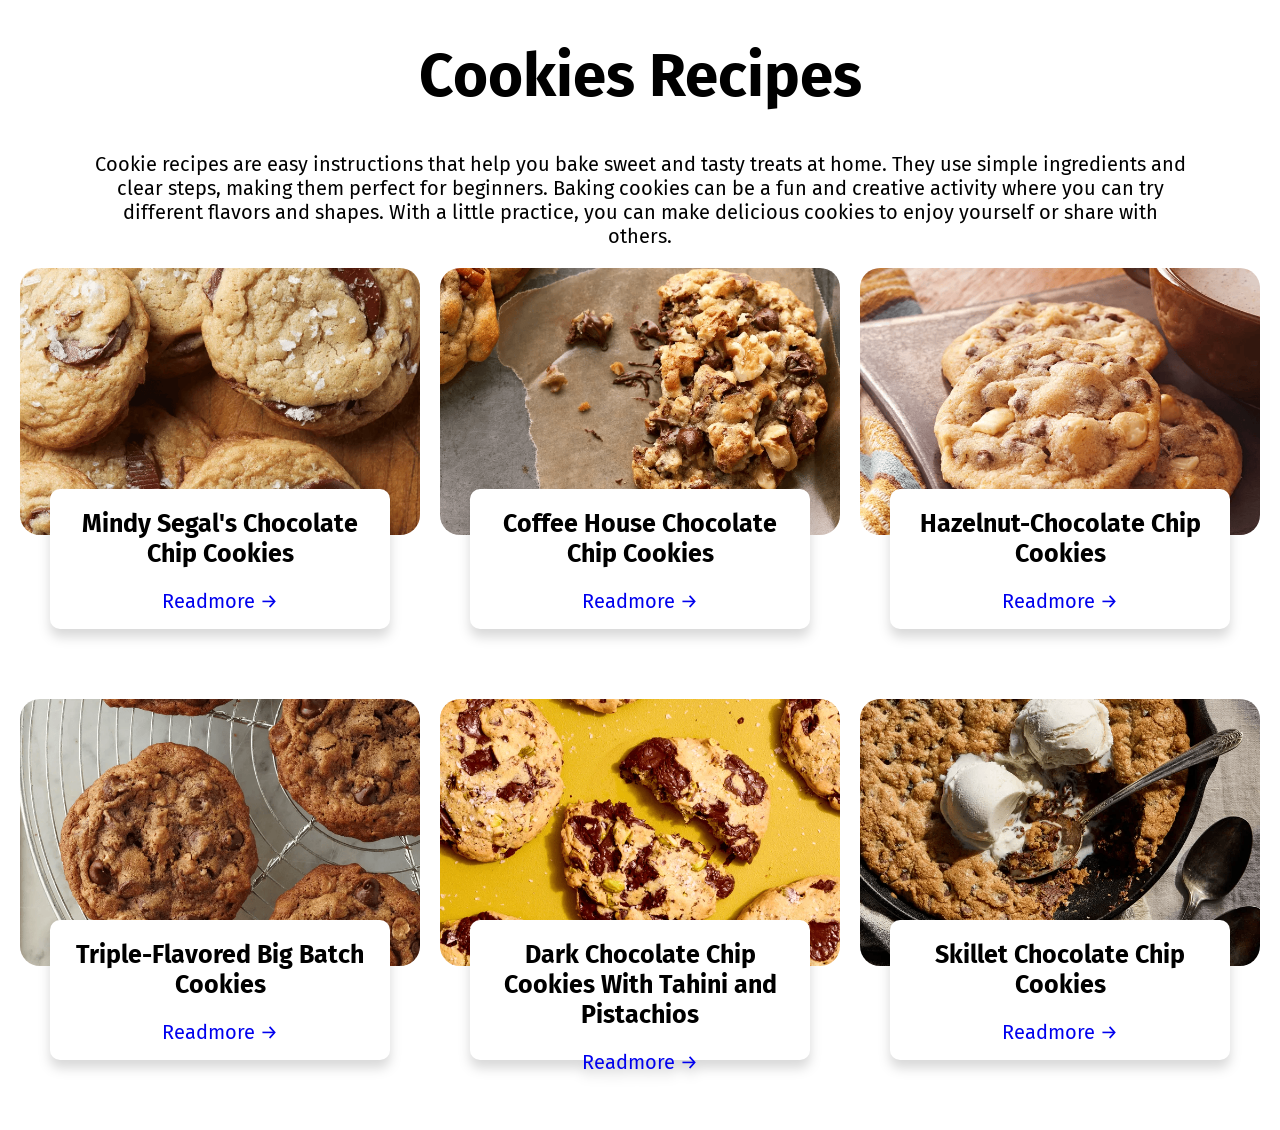
<file: week9/relative.html>
<!DOCTYPE html>
<html lang="en">

<head>
    <meta charset="UTF-8">
    <meta name="viewport" content="width=device-width, initial-scale=1.0">
    <title>relative.html</title>
    <link rel="stylesheet" href="css/relative.css">
</head>

<body>
    <h1>Cookies Recipes</h1>
    <p>Cookie recipes are easy instructions that help you bake sweet and tasty treats at home. They use simple
        ingredients and clear steps, making them perfect for beginners. Baking cookies can be a fun and creative
        activity where you can try different flavors and shapes. With a little practice, you can make delicious cookies
        to enjoy yourself or share with others.</p>

    <div class="table">
        <div class="foodbox">
            <div class="img">
                <img src="images/chocolatechipcookies.png" alt="Chocolate Chip Cookies">
            </div>
            <div class="text">
                <div class="foodname">Mindy Segal's Chocolate Chip Cookies</div>
                <div class="readmore">
                    <a href="https://www.midwestliving.com/recipe/mindy-segals-chocolate-chip-cookies/"
                        target="_blank">Readmore →</a>
                </div>
            </div>
        </div>

        <div class="foodbox">
            <div class="img">
                <img src="images/coffeehousechocolatechipcookies.png" alt="Coffee House Chocolate Chip Cookies">
            </div>
            <div class="text">
                <div class="foodname">Coffee House Chocolate Chip Cookies</div>
                <div class="readmore">
                    <a href="https://www.midwestliving.com/coffeehouse-chocolate-chip-cookies-8371562"
                        target="_blank">Readmore →</a>
                </div>
            </div>
        </div>


        <div class="foodbox">
            <div class="img">
                <img src="images/hazelnut-chocolatechipcookies.png" alt="Hazelnut-Chocolate Chip Cookies">
            </div>
            <div class="text">
                <div class="foodname">Hazelnut-Chocolate Chip Cookies</div>
                <div class="readmore">
                    <a href="https://www.midwestliving.com/recipe/cookies/hazelnut-chocolate-chunk-cookies/"
                        target="_blank">Readmore →</a>
                </div>
            </div>
        </div>
    </div>

    <div class="table">
        <div class="foodbox">
            <div class="img">
                <img src="images/triple-flavoredbig-batchcookies.png" alt="Triple-Flavored Big Batch Cookies">
            </div>
            <div class="text">
                <div class="foodname">Triple-Flavored Big Batch Cookies</div>
                <div class="readmore">
                    <a href="https://www.midwestliving.com/recipe/cookies/triple-flavored-big-batch-cookies/"
                        target="_blank">Readmore →</a>
                </div>
            </div>
        </div>

        <div class="foodbox">
            <div class="img">
                <img src="images/darkchocolatechip.png" alt="Dark Chocolate Chip Cookies With Tahini and Pistachios">
            </div>
            <div class="text">
                <div class="foodname">Dark Chocolate Chip Cookies With Tahini and Pistachios</div>
                <div class="readmore">
                    <a href="https://www.midwestliving.com/dark-chocolate-chip-cookies-with-tahini-and-pistachios-11781259"
                        target="_blank">Readmore →</a>
                </div>
            </div>
        </div>

        <div class="foodbox">
            <div class="img">
                <img src="images/skilletchocolatechipcookies.png" alt="Skillet Chocolate Chip Cookies">
            </div>
            <div class="text">
                <div class="foodname">Skillet Chocolate Chip Cookies</div>
                <div class="readmore">
                    <a href="https://www.midwestliving.com/skillet-cookie-a-la-mode-11845757" target="_blank">Readmore
                        →</a>
                </div>
            </div>
        </div>
    </div>
</body>

</html>
</file>
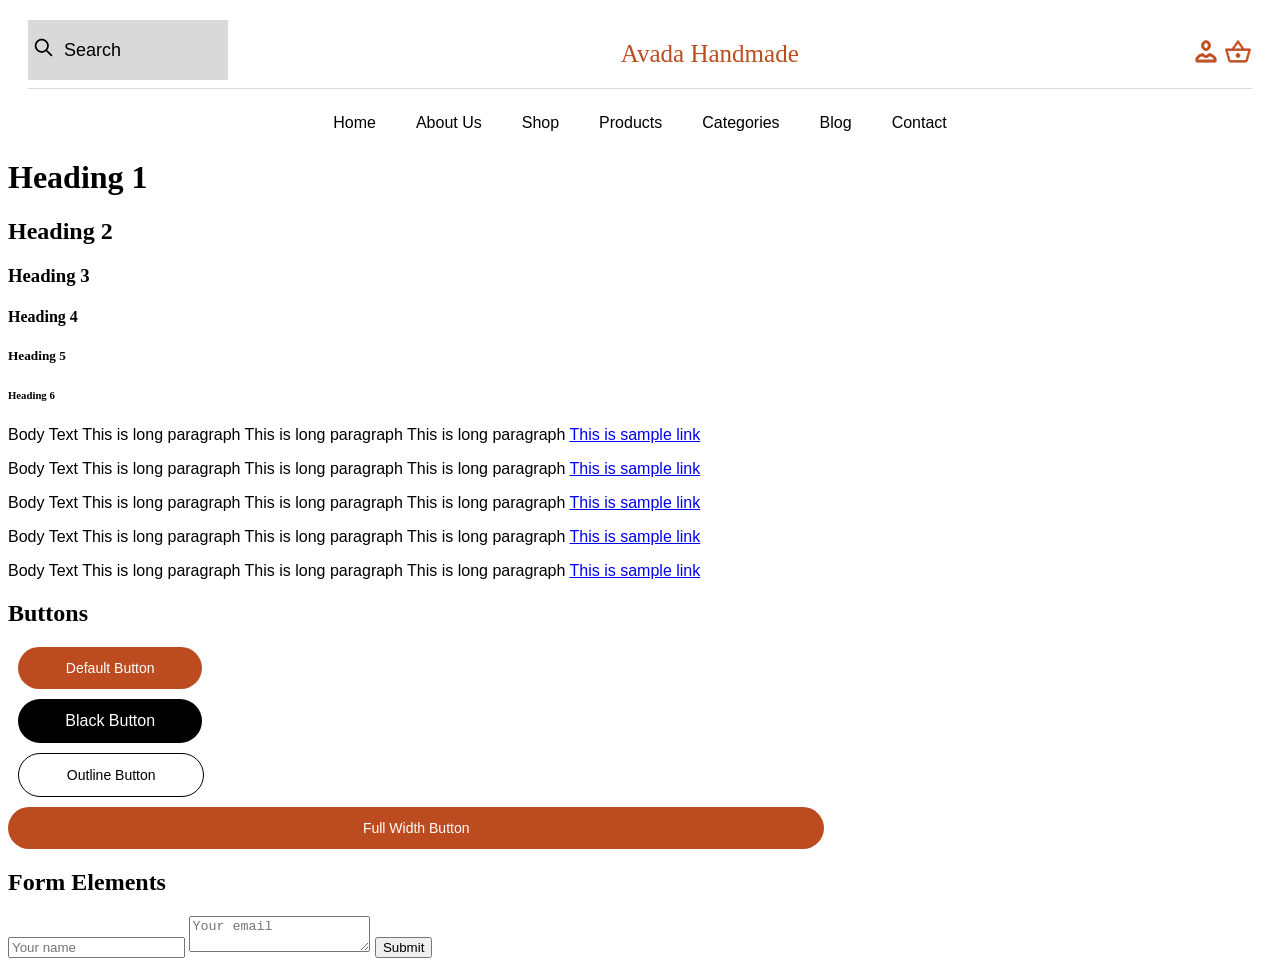
<file: week9/styleguide/sample.html>
<!DOCTYPE html>
<html lang="en">

<head>
    <meta charset="UTF-8">
    <meta name="viewport" content="width=device-width, initial-scale=1.0">
    <title>Common Sample</title>
    <link rel="stylesheet" href="css/common.css">
</head>

<body>
    <div class="header">
        <div class="search">
            <div class="magnifier">
                <img src="images/search (2).png" alt="magnifier" width=" 21px">
            </div>
            <div class="searchtext">Search</div>
        </div>
        <div class="logotext">
            Avada Handmade
        </div>
        <div class="headicon">
            <img src="images/members.png" alt="memebers" width="28" height="auto">
            <img src="images/basket.png" alt="memebers" width="28" height="auto">
        </div>
    </div>
    <div class="navigationmenu">
        <div class="menu">Home</div>
        <div class="menu">About Us</div>
        <div class="menu">Shop</div>
        <div class="menu">Products</div>
        <div class="menu">Categories</div>
        <div class="menu">Blog</div>
        <div class="menu">Contact</div>
    </div>

    <div class="typography">
        <h1>Heading 1</h1>
        <h2>Heading 2</h2>
        <h3>Heading 3</h3>
        <h4>Heading 4</h4>
        <h5>Heading 5</h5>
        <h6>Heading 6</h6>


        <p class="body 1 general">Body Text This is long paragraph This is long paragraph This is long
            paragraph
            <a href="https://google.com">This is sample link</a>
        </p>

        <p class="body 2 footer under logo">
            Body Text This is long paragraph This is long paragraph This is long
            paragraph
            <a href="https://google.com">This is sample link</a>
        </p>

        <p class="body 3 navigation">
            Body Text This is long paragraph This is long paragraph This is long
            paragraph
            <a href="https://google.com">This is sample link</a>
        </p>

        <p class="body 4 USP">
            Body Text This is long paragraph This is long paragraph This is long
            paragraph
            <a href="https://google.com">This is sample link</a>
        </p>

        <p class="body 5 end footer">
            Body Text This is long paragraph This is long paragraph This is long
            paragraph
            <a href="https://google.com">This is sample link</a>
        </p>
    </div>

    <div class="buttoncard">
        <h2>Buttons</h2>
        <div class="btn">
            Default Button
        </div>
        <div class="btnbtn-black">
            Black Button
        </div>
        <div class="btnbtn-outline">Outline Button</div>
        <div class="btnbtn-full-width">
            Full Width Button
        </div>
    </div>

    <div class="card">
        <h2>Form Elements</h2>
        <div>
            <input type="text" placeholder="Your name" />
            <textarea placeholder="Your email"></textarea>
            <input type="submit" value="Submit">
        </div>
    </div>

</body>

</html>
</file>
<file: week7/css/common.css>
@import url('https://fonts.googleapis.com/css2?family=Space+Grotesk:wght@300..700&display=swap');

  body {
      font-family: "Space Grotesk", sans-serif;
      background-color: rgba(252, 252, 252);
      margin: 90px;
  }

  div {
      font-size: 20px;
  }

  .hamburgermenu {
      display: none;
  }

  div.header {
      display: flex;
      justify-content: space-between;
      align-items: center;
  }

  div.logo {
      display: flex;
      gap: 10px;
      font-size: 40px;
      font-weight: bold;
  }

  div.navigationbar {
      display: flex;
      font-size: 20px;
      align-items: center;
      gap: 40px;
  }

  div.request {
      border: 1px solid black;
      padding: 20px 30px;
      border-radius: 14px;
      gap: 10px;
  }

  div.footer {
      background-color: hsla(234, 17%, 12%, 1);
      color: white;
      padding: 40px 60px;
      border-radius: 20px;
      margin-top: 30px;
  }

  .footerhead {
      display: flex;
      justify-content: space-between;
      gap: 10px;
      align-items: center;
  }

  .footerlogo {
      font-size: 24px;
  }

  .footernavigation {
      display: flex;
      gap: 30px;
      font-size: 10px;
      font-weight: lighter;
      text-decoration: underline;
  }

  .sociallink {
      display: flex;
      gap: 15px;
  }

  .contactus {
      display: flex;
      justify-content: space-between;
      align-items: center;
  }

  .contactinfo {
      width: 45%;
  }

  .contacttitle {
      background-color: hsla(87, 100%, 70%, 1);
      color: black;
      font-size: 20px;
      margin-top: 10px;
      font-weight: bold;
      border-radius: 10px;
      text-align: center;
      width: 30%;
      margin-bottom: 10px;
  }

  .contactus p {
      font-size: 14px;
  }

  .subscribe {
      display: flex;
      background-color: hsla(233, 10%, 18%, 1);
      border-radius: 14px;
      margin-top: 10px;
      padding: 60px 20px;
      width: 50%;
      align-items: center;
      justify-content: space-around;
  }

  .enter {
      border: 1px solid white;
      border-radius: 10px;
      gap: 45%;
      padding: 20px 150px;
      font-size: 14px;
      text-align: left;
  }

  .news {
      background-color: hsla(87, 100%, 70%, 1);
      color: black;
      text-align: center;
      font-size: 14px;
      padding: 20px 50px;
      border-radius: 10px;
  }

  .footermiddle {
      display: flex;
      justify-content: space-between;
      align-items: center;
      width: 100%;
      gap: 10px;
      padding: 10px;
  }

  .info {
      font-size: 15px;
      padding: 10px;
  }

  .disclaimer {
      display: flex;
      gap: 20px;
      border-top: 1px solid white;
      font-size: 15px;
      margin-top: 10px;
  }

  .reserved {
      font-size: 15px;
      margin-top: 10px;
  }

  .privacy {
      margin-left: 20px;
      text-decoration: underline;
      font-size: 15px;
      margin-top: 10px;
  }

  /*mobile*/
  @media screen and (max-width: 1275px) {
      body {
          margin: 20px;
      }

      div.content {
          flex-direction: column;
          text-align: center;
          align-items: center;
          gap: 20px;
      }

      div.navigationbar {
          flex-direction: column;
          gap: 10px;
          display: none;
      }

      .hamburgermenu {
          display: block;
      }

      .face {
          display: none;
      }

      .brands {
          display: flex;
          flex-wrap: wrap;
      }
  }

  @media screen and (max-width: 850px) {
      .speaker {
          display: none;
      }

      .speakerphone {
          display: block;
      }
  }
</file>
<file: week7/css/casestudy.css>
.tablecase {
    background-color: hsla(234, 17%, 12%, 1);
    color: white;
    display: flex;
    padding: 50px;
    border-radius: 15px;
    gap: 10px;
}

.tablecase p {
    font-size: 18px;
    box-sizing: border-box;
    margin: 10px;
}

.local {
    border-right: 1px solid white;
    padding-right: 10px;
}

.software {
    border-right: 1px solid white;
    padding-right: 10px;
}

.learnmorecase {
    display: flex;
    gap: 10px;
}

.casestudylearn {
    color: hsla(87, 100%, 70%, 1);
    padding-left: 10px
}

.subtitle {
    background-color: hsla(87, 100%, 70%, 1);
    font-size: 30px;
}

.subtext {
    font-size: 15px;
}

.team {
    display: flex;
    align-items: center;
}

.casestudylearn {
    font-size: 20px;
    width: 45%
}

.greenarrow {
    width: 45%;
}

.casestudy {
    display: flex;
    align-items: center;
    gap: 30px;
}

.working {
    display: flex;
    align-items: center;
    gap: 30px;
}

.cardprocess {
    filter: drop-shadow(0px 4px 0px black);
}

.processdetail {
    border: 1px solid black;
    border-radius: 20px;
    padding: 10px 20px;
    margin: 20px 0;
    background-color: hsla(87, 100%, 70%, 1);
}

.consultation {
    display: flex;
    align-items: center;
    justify-content: space-between;
    border-bottom: 1px solid black;
}

.processheader {
    display: flex;
    align-items: center;
}

.number {
    font-weight: bold;
    margin-right: 10px;
    font-size: 35px;
}

.numbertitle {
    text-align: left;
    font-size: 20px;
}

.text p {
    margin-top: 10px;
    font-size: 15px;

}

.process {
    display: flex;
    border: 1px solid black;
    border-radius: 20px;
    padding: 30px 25px;
    justify-content: space-between;
    margin: 20px 0;
    background-color: hsla(0, 0%, 95%, 1);
}

.team {
    display: flex;
    gap: 20px;
    margin-top: 10px;
}

.teammembers {
    display: flex;
    gap: 30px;
    justify-content: center;
    padding: 20px;
}

.profilehead {
    width: calc (33.33% - 20px);
    gap: 10px;
    border: 1px solid black;
    border-radius: 25px;
    padding: 25px;
}

.profile {
    width: 50%;
    display: flex;
    justify-content: space-between;

}

.name {
    font-size: 20px;
    font-weight: bold
}

.position {
    font-size: 15px;
}

.info {
    justify-content: end;
    display: flex;
    flex-direction: column;
}

.detail p {
    border-top: 1px solid black;
    font-size: 15px;
    padding-top: 20px;
}

.seeall {
    display: flex;
    background-color: hsla(234, 17%, 12%, 1);
    color: white;
    margin: 20px;
    padding: 5px 6px;
    border-radius: 15px;
    width: 20%;
    justify-content: center;
    align-items: center;
    margin-left: auto;
}
</file>
<file: week7/css/home.css>
div.content {
    display: flex;
    margin-top: 50px;
    align-items: center;
    justify-content: space-between;
}

div.title {
    width: 50%
}

h1 {
    max-width: 550px;
    font-size: 60px;
    line-height: 1.5;
}

p {
    max-width: 450px;
    font-size: 20px;
    line-height: 1.5;
}

.speaker {
    width: 50%
}

.speakerphone {
    display: none
}

button.booking {
    background-color: black;
    color: white;
    border-radius: 14px;
    margin-top: 20px;
    padding: 20px 35px;
    font-size: 20px;
}

div.speaker {
    margin-top: 30px;

}

div.brands {
    display: flex;
    justify-content: space-around;
    gap: 10px;
    margin-top: 50px;
}

.service {
    display: flex;
    align-items: center;
    gap: 30px;

}

.subtititle {
    background-color: hsla(87, 100%, 70%, 1);
    font-size: 40px;
}

.subtext p {
    font-size: 18px;
    max-width: 50%
}

div.learn {
    display: flex;
    gap: 10px;
}

p.learnmore {
    display: block;
    font-size: 15px;
    margin-bottom: 0;
}

.h3 {
    font-size: 25px;
}

.cardrow {
    display: flex;
    gap: 10px;
    margin-top: 50px;

}

.cardgreen {
    display: flex;
    margin-top: 40px;
    border: 1px solid black;
    border-radius: 35px;
    padding: 30px;
    width: 45%;
    justify-content: space-between;
    background-color: hsla(87, 100%, 70%, 1);
    box-shadow: 0px 4px;
}

.whitetext {
    background-color: white;
    color: black;
    border-radius: 10px;
    font-size: 30px;
    justify-content: space-between;
    padding: 5px 6px;
    line-height: 1.3;
}

.cardwhite {
    display: flex;
    margin-top: 40px;
    border: 1px solid black;
    border-radius: 35px;
    padding: 30px;
    width: 45%;
    justify-content: space-between;
    background-color: hsla(0, 0%, 100%, 1);
    box-shadow: 0px 4px;

}

.greentext {
    display: flex;
    background-color: hsla(87, 100%, 70%, 1);
    padding: 5px 6px;
    border-radius: 10px;
    color: black;
    font-size: 30px;
    justify-content: space-between;
    line-height: 1.3;

}

.cardblack {
    display: flex;
    margin-top: 40px;
    border: 1px solid black;
    border-radius: 35px;
    padding: 30px;
    width: 45%;
    justify-content: space-between;
    background-color: hsla(0, 0%, 0%, 1);
    color: white;
    box-shadow: 0px 4px;
}

.card {
    display: flex;
    flex-direction: column;
    align-items: center;
    gap: 20px;
}


.proposal {
    background-color: hsla(0, 0%, 95%, 1);
    border-radius: 15px;
    margin-top: 50px;
    display: flex;
    align-items: center;
    padding: 25px 35px;
    justify-content: space-between;
}

.lets {
    font-size: 30px;
}

.info {
    width: 70%
}

.contactus {
    font-size: 16px;
    max-width: 45%;
}

.face {
    width: 20%;
    align-items: center;
    justify-content: center;

}

button.freeproposal {
    background-color: black;
    color: white;
    border-radius: 10px;
    padding: 15px;
    border: none;
}

.hamburgermenu {
    display: none;
}


/*mobile*/
@media screen and (max-width: 1275px) {
    body {
        margin: 20px;
    }


    div.navigationbar {
        display: none;
    }

    .hamburgermenu {
        display: block;
    }

    .cardrow {
        flex-direction: column;
    }

    .face {
        display: none;
    }

    .brands {
        width: calc(33.33%-13.33px);
        display: flex;
    }
}

@media screen and (max-width: 850px) {
    .speaker {
        display: none;
    }

    .speakerphone {
        display: block;
    }
}
</file>
<file: week9/css/relative-travel.css>
div.cardlist {
    width: 100%;
    display: flex;
    justify-content: center;
    margin: auto;
    gap: 10%;
}

div.card {
    position: relative;
    top: 20px;
    left: 20px;
}

div.cardcontainer {
    background-color: white;
    width: 250px;
    height: auto;
    border-radius: 15px;
    display: flex;
    flex-direction: column;
    padding: 20px;
    gap: 10px;
    filter: drop-shadow(0px 0px 5px rgba(115, 115, 115, 0.18));
}

div.img img {
    width: 100%;
    height: auto;
    border-radius: 10px;
    display: flex;
}

div.title {
    font-size: 20px;
    color: black;
}

div.info {
    display: flex;
    flex-direction: column;
    padding: 10px 5px;

}

div.detail {
    font-size: 15px;
    color: gray;
}

div.icon {
    gap: 10px;
    margin-top: 10px;

}

div.people {
    display: flex;
    gap: 10px;
    justify-content: space-between;
    padding: 10px 5px;

}

div.going {
    display: flex;
    margin: 0px;
    gap: 10px;
}

div.going img {
    width: 16px;
    height: 16px;
}


div.profile img {
    width: 50px;
    height: 50px;
    border-radius: 50%;
}

div.likes {
    width: 16px;
    height: 16px;
}

div.ongoing {
    display: flex;
    background-color: white;
    border-radius: 10px;
    padding: 15px 20px;
    width: 60%;
    position: absolute;
    top: 50%;
    left: 65%;
    gap: 10px;
    filter: drop-shadow(0px 0px 5px rgba(115, 115, 115, 0.18))
}

div.detail {
    display: flex;
    flex-direction: column;
    gap: 10px;
}

div.subtitle {
    font-size: 13px;
}

@media screen and (max-width: 1100px) {
    div.cardlist {
        display: flex;
        flex-direction: column;
        margin: auto;
        align-items: center;
    }

    div.cardcontainer {
        display: flex;
        justify-content: center;
        width: 70%;
        margin: auto;
    }

    div.card {
        position: relative;
        top: 20px;
        left: 0px;
        margin: 10px;
        max-width: 400px;
    }

    div.ongoing {
        width: 45%;
        position: absolute;
        top: 50%;
        left: 50%;
    }
}
</file>
<file: week9/css/relative.css>
@import url('https://fonts.googleapis.com/css2?family=Fira+Sans:ital,wght@0,100;0,200;0,300;0,400;0,500;0,600;0,700;0,800;0,900;1,100;1,200;1,300;1,400;1,500;1,600;1,700;1,800;1,900&');


body {
    margin: 0px;
    font-family: 'Fira Sans', sans-serif;

}

h1 {
    font-size: 60px;
    text-align: center;
}

p {
    font-size: 20px;
    text-align: center;
    margin: 0px 90px;
}

div.table {
    display: flex;
    gap: 20px;
    justify-content: center;
    align-items: center;
    margin: 20px;
}

div.img img {
    width: 100%;
    border-radius: 20px;
}

div.text {
    background-color: white;
    display: flex;
    justify-content: space-between;
    flex-direction: column;
    align-items: center;
    position: relative;
    bottom: 50px;
    border-radius: 10px;
    padding: 20px 10px;
    gap: 20px;
    width: 80%;
    height: 100px;
    margin: 0px auto;
    filter: drop-shadow(0px 8px 6px rgba(0, 0, 0, 0.152));
}

div.foodname {
    font-size: 25px;
    font-weight: bold;
    text-align: center;
}

a {
    font-size: 20px;
    text-decoration: none;
}

@media screen and (max-width: 1100px) {
    div.foodname {
        font-size: 18px;
    }
}

@media screen and (max-width: 800px) {
    h1 {
        font-size: 40px;
    }

    p {
        font-size: 15px;
        max-width: 90%;
    }

    div.table {
        flex-direction: column;
        align-items: center;
    }

    div.img img {
        display: flex;
        width: 80%;
        justify-content: center;
        align-items: center;
        margin: auto;
    }

    div.text {
        width: 60%;
        font-size: 15px;
    }

    div.foodname {
        font-size: 20px;
    }

}
</file>
<file: week9/styleguide/css/common.css>
/* === rootvariables === */
:root {
    /* Desktop size */
    --desktop-h1-font-size: 50px;
    --desktop-h1-line-height: 1.16;

    --desktop-h2-font-size: 36px;
    --desktop-h2-line-height: 1.8;

    --desktop-h3-font-size: 32px;
    --desktop-h3-line-height: 1.16;

    --desktop-h4-font-size: 29px;
    --desktop-h4-line-height: 1.16;

    --desktop-h5-font-size: 24px;
    --desktop-h5-line-height: 1.16;

    --desktop-h6-font-size: 22px;
    --desktop-h6-line-height: 1.8;

    /* Tablet size */
    --tablet-h1-font-size: 50px;
    --tablet-h1-line-height: 1.16;

    --tablet-h2-font-size: 36px;
    --tablet-h2-line-height: 1.8;

    --tablet-h3-font-size: 32px;
    --tablet-h3-line-height: 1.16;

    --tablet-h4-font-size: 29px;
    --tablet-h4-line-height: 1.16;

    --tablet-h5-font-size: 24px;
    --tablet-h5-line-height: 1.16;

    --tablet-h6-font-size: 22px;
    --tablet-h6-line-height: 1.8;

    /* Mobile size */
    --mobile-h1-font-size: 38px;
    --mobile-h1-line-height: 1.16;

    --mobile-h2-font-size: 32px;
    --mobile-h2-line-height: 1.16;

    --mobile-h3-font-size: 29px;
    --mobile-h3-line-height: 1.16;

    --mobile-h4-font-size: 28px;
    --mobile-h4-line-height: 1.8;

    --mobile-h5-font-size: 24px;
    --mobile-h5-line-height: 1.16;

    --mobile-h6-font-size: 12px;
    --mobile-h6-line-height: 1.8;

    --font-heading: "Domine", serif;
    --font-body: "Inter", sans-serif;

    /*Body size*/

    --body1-font-size: 18px;
    --body1-line-height: 1.5;

    --body2-font-size: 17px;
    --body2-line-height: 1.5;

    --body3-font-size: 16px;
    --body3-line-height: 1.8;

    --body4-font-size: 15px;
    --body4-line-height: 1.8;

    --body5-font-size: 14px;
    --body5-line-height: 1.16;

    --body6-font-size: 13px;
    --body6-line-height: 1.16;

    --box-radius: 50px;

    --btn-bg: #bc4b20;
    --btn-bg-black: black;
    --btn-bg-hover: #903A18;
    --color-text-dark: #00000;
    --color-text-light: #FFFFFF;
    --font-heading: "Domine", serif;
    --font-body: "Inter", sans-serif;
}

/* === GLOBAL TYPOGRAPHY ===*/
body {
    font-family: var(--font-body);
    color: var(--color-text-dark);
    background-color: #FFFFFF;
    font-weight: 400;
}

.header {
    display: flex;
    justify-content: space-between;
    margin: 20px;
    gap: 10px;
    border-bottom: 1px solid #D9D9D9;

}

.logotext {
    display: flex;
    align-items: center;
    font-family: var(--font-heading);
    font-size: 25px;
    color: #bc4b20
}

.search {
    display: flex;
    gap: 10px;
    background-color: #D9D9D9;
    align-items: center;
    width: 190px;
    height: 50px;
    padding: 5px;
    font-size: var(--body1-font-size);
}

.navigationmenu {
    text-decoration: none;
    display: flex;
    font-size: var(--body3-font-size);
    line-height: var(--body3-line-height);
    gap: 40px;
    justify-content: center;
    border-radius: 6px;
}

h1,
h2,
h3,
h4,
h5,
h6 {
    font-family: var(--font-heading);
}

.h1 {
    font-size: var (var(--desktop-h1-font-size));
    line-height: var (var(--desktop-h1-line-height));
}

.h2 {
    font-size: var(--desktop-h2-font-size);
    line-height: var(--desktop-h2-line-height);
}

.h3 {
    font-size: var (var(--desktop-h3-font-size));
    line-height: var (var(--desktop-h3-line-height));
}

.h4 {
    font-size: var(--desktop-h4-font-size);
    line-height: var (var(--desktop-h4-line-height));
}

.h5 {
    font-size: var(--desktop-h5-font-size);
    line-height: var(--desktop-h5-line-height);
}

.h6 {
    font-size: var(--desktop-h6-font-size);
    line-height: var (var(--desktop-h6-line-height));
}

.btn {
    background-color: #bc4b20;
    ;
    border-radius: 50px;
    padding: 13px 29px;
    width: 10%;
    text-align: center;
    color: white;
    font-size: var(--body5-font-size);
    margin: 10px;
}

.btn:hover {
    background-color: #903A18;
}

.btnbtn-black {
    font-size: var(--body5-font-siz);
    text-align: center;
    background-color: black;
    color: white;
    padding: 13px 29px;
    width: 10%;
    border-radius: 50px;
    margin: 10px;
}

.btnbtn-outline {
    text-align: center;
    border: 1px solid black;
    background-color: white;
    width: 10%;
    padding: 13px 29px;
    border-radius: 50px;
    margin: 10px;
    font-size: var(--body5-font-size);
}

.btnbtn-outline:hover {
    background-color: #903A18;
}

.btnbtn-full-width {
    background-color: #bc4b20;
    width: 60%;
    text-align: center;
    padding: 13px 29px;
    border-radius: 50px;
    color: white;
    font-size: var(--body5-font-size);
}

.btnbtn-full-width:hover {
    background-color: #903A18;
}
</file>
